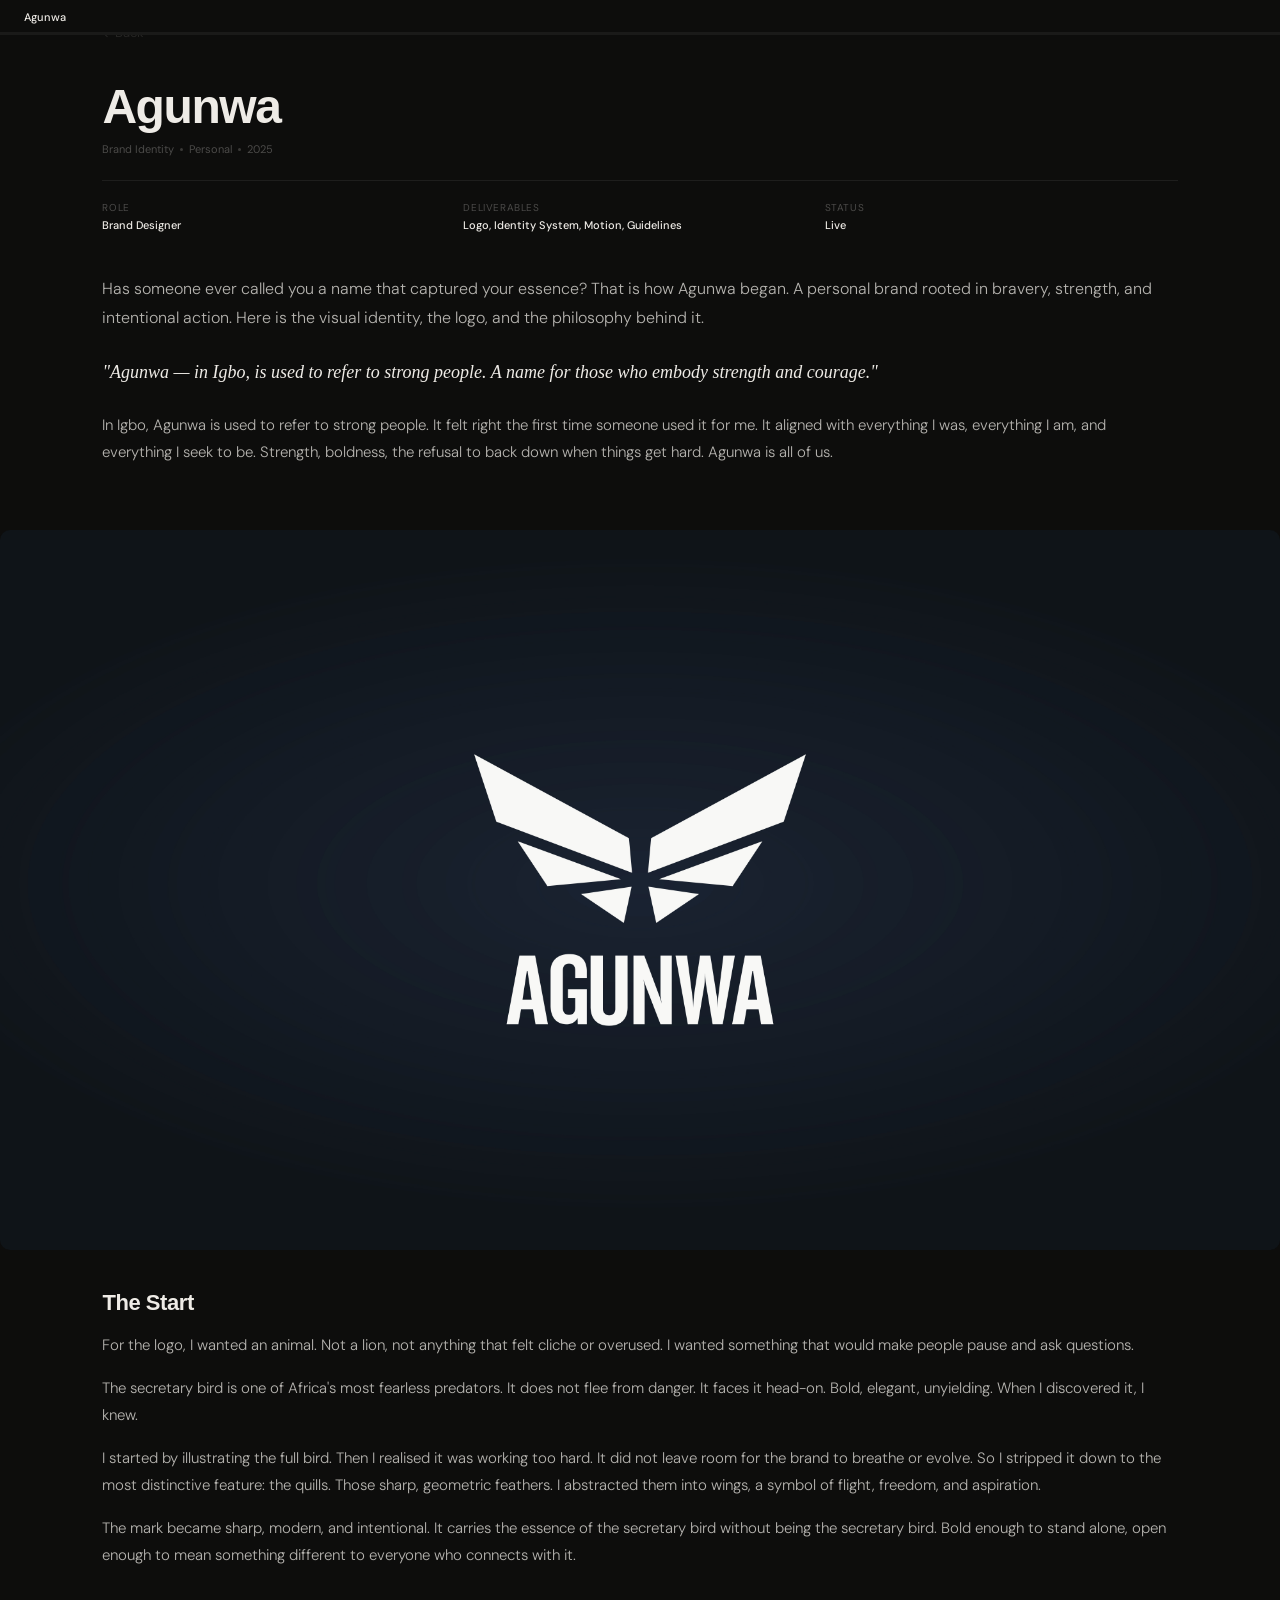
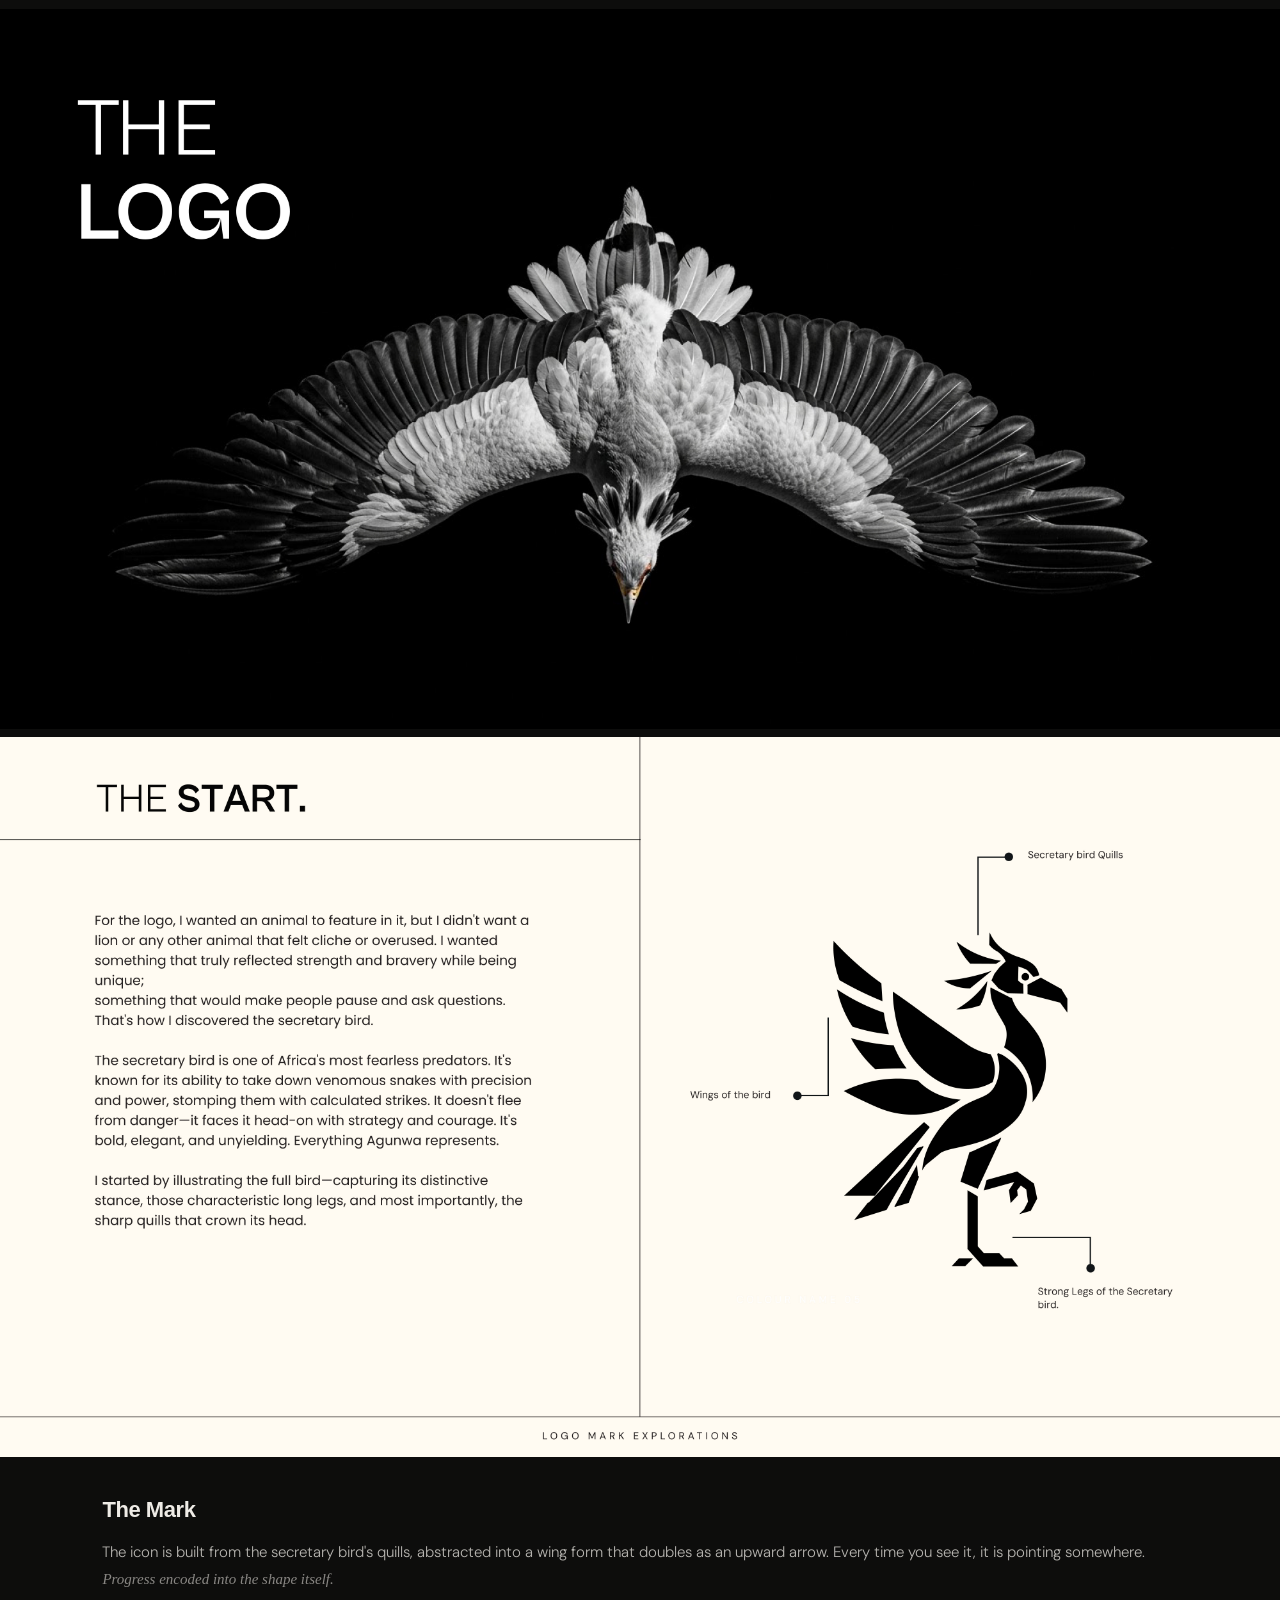
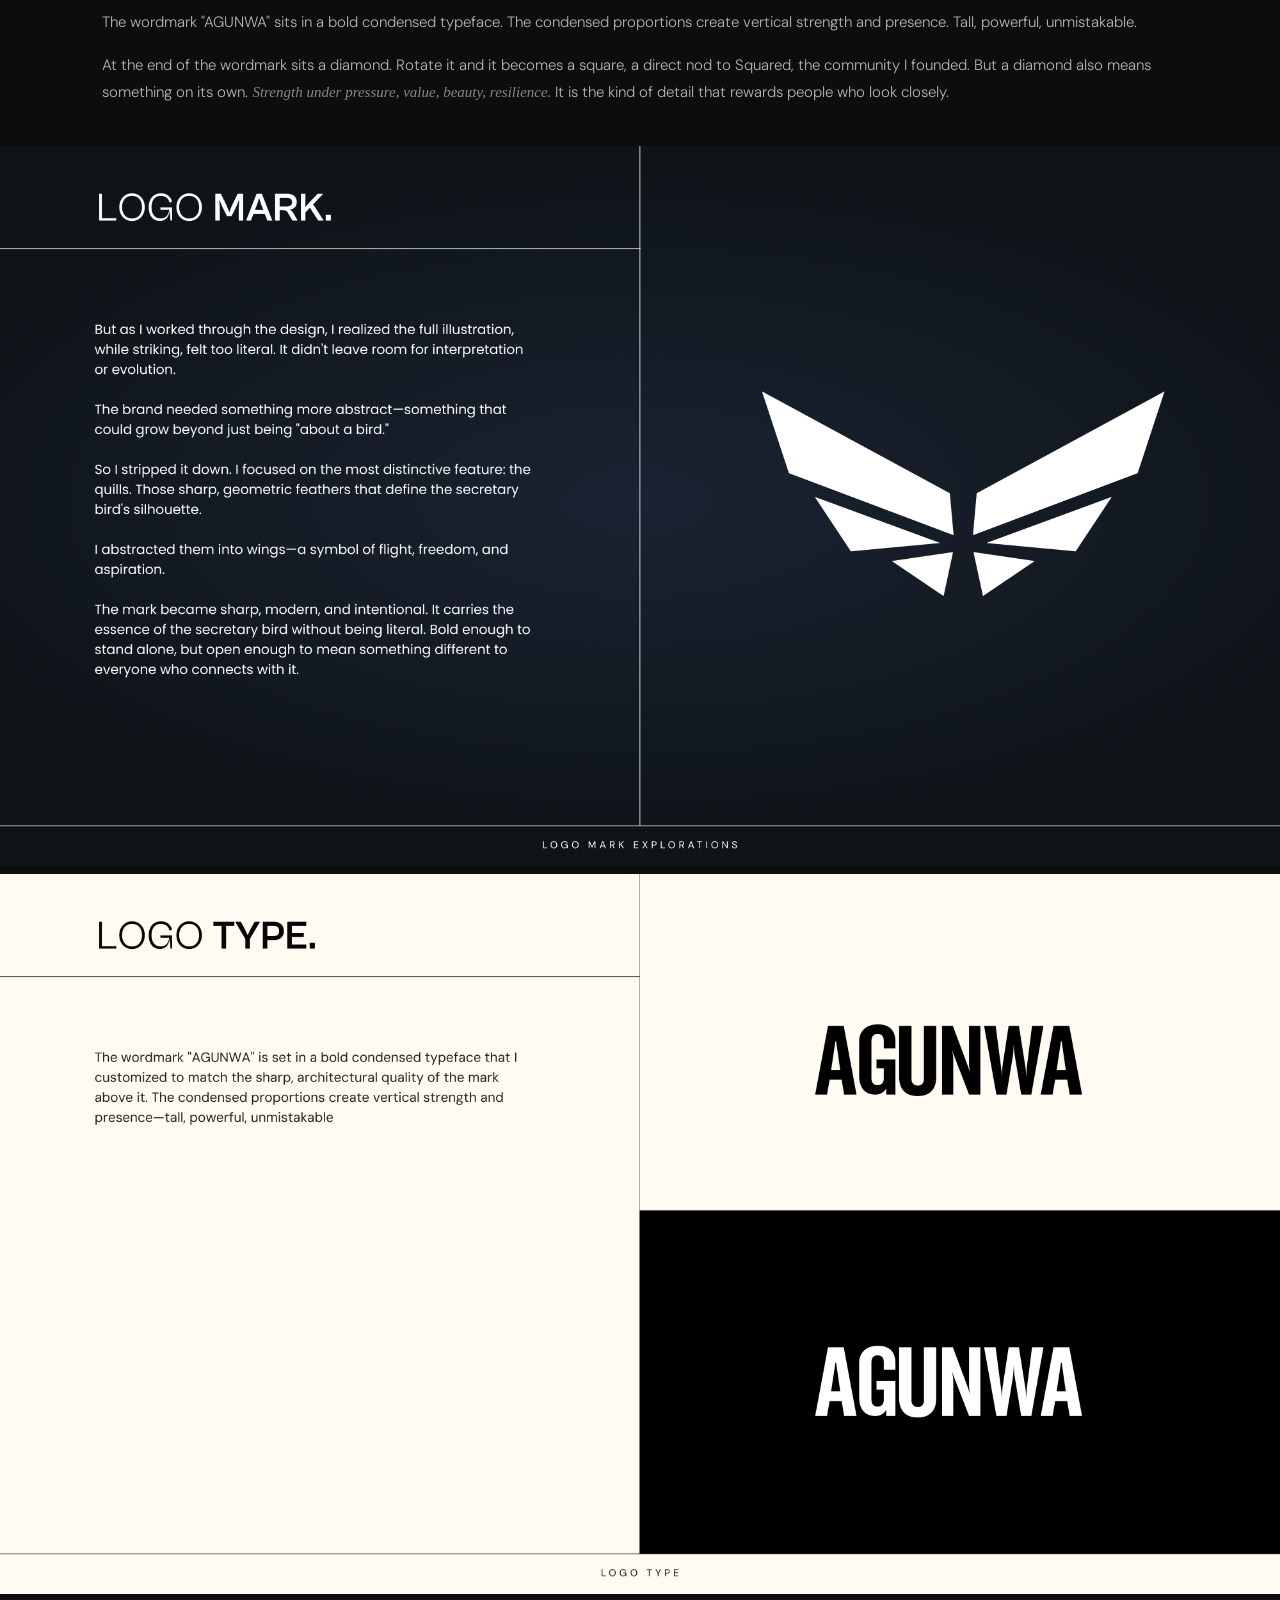
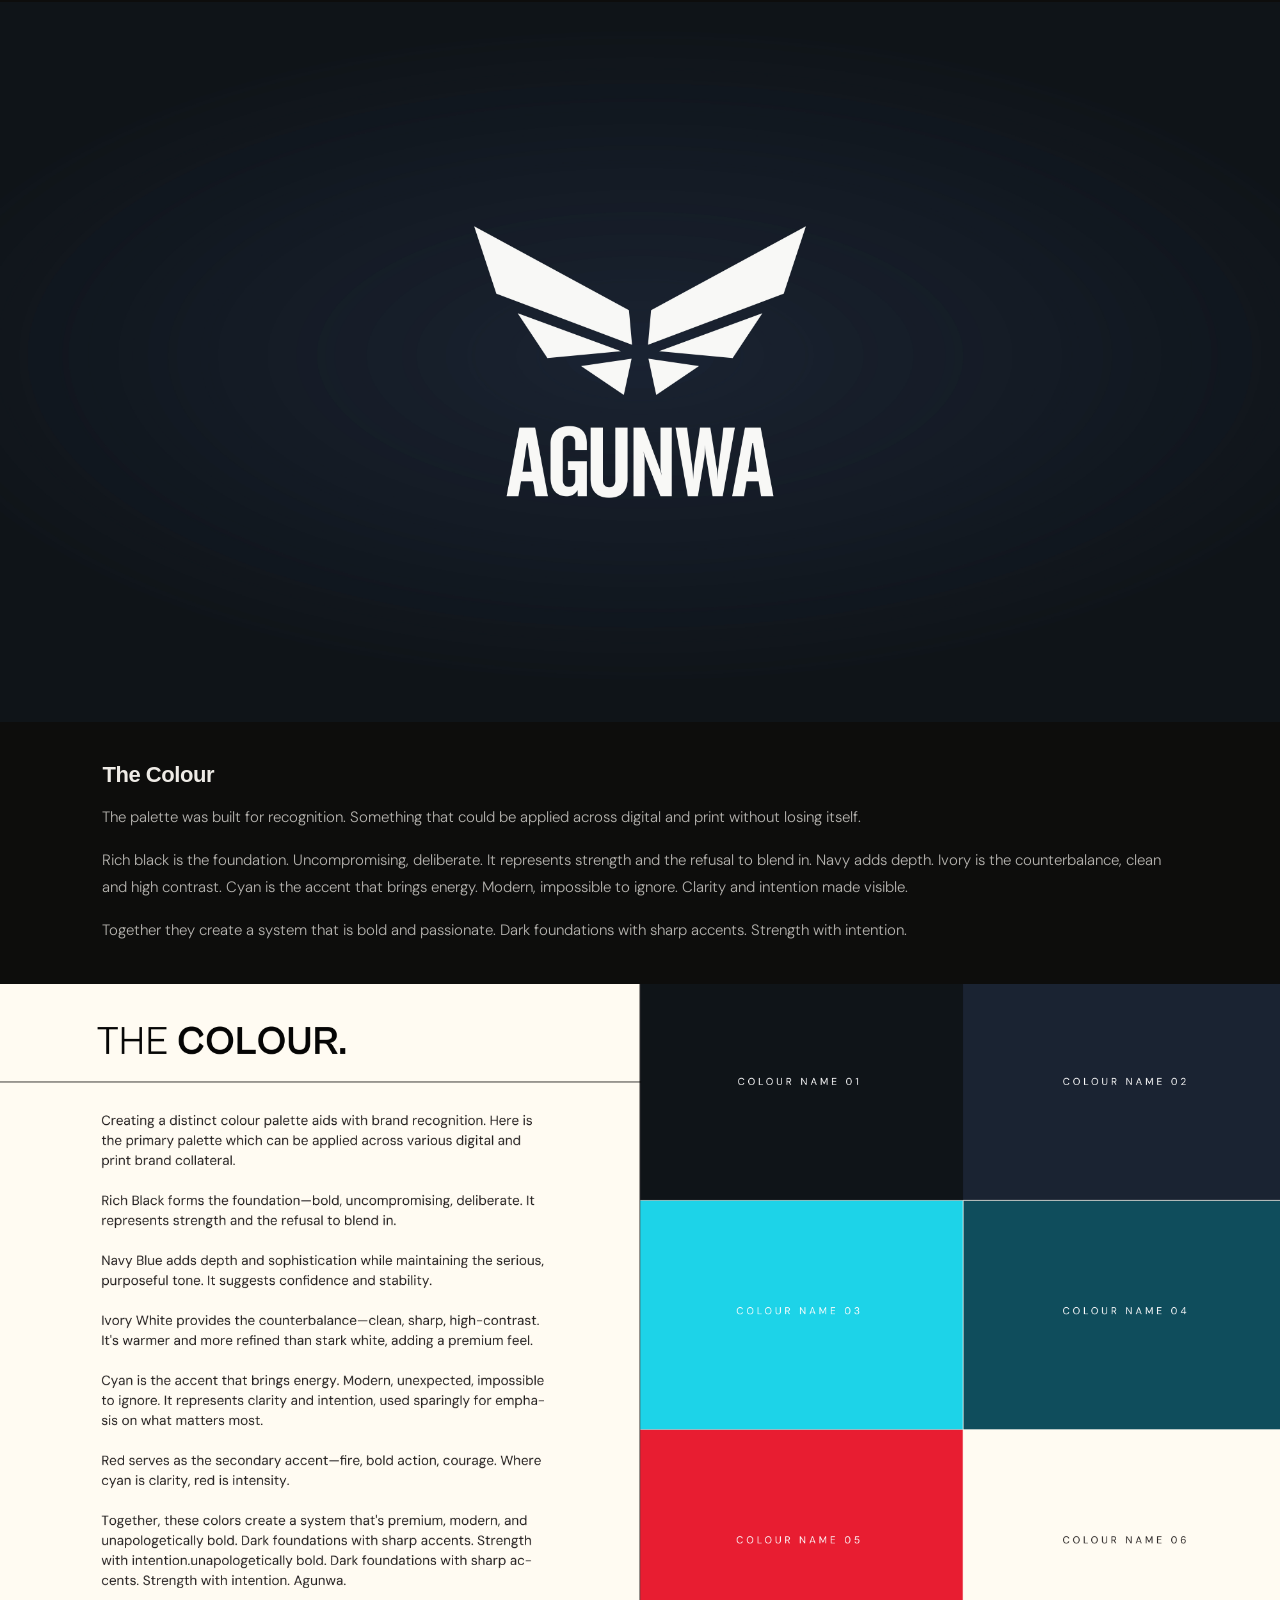
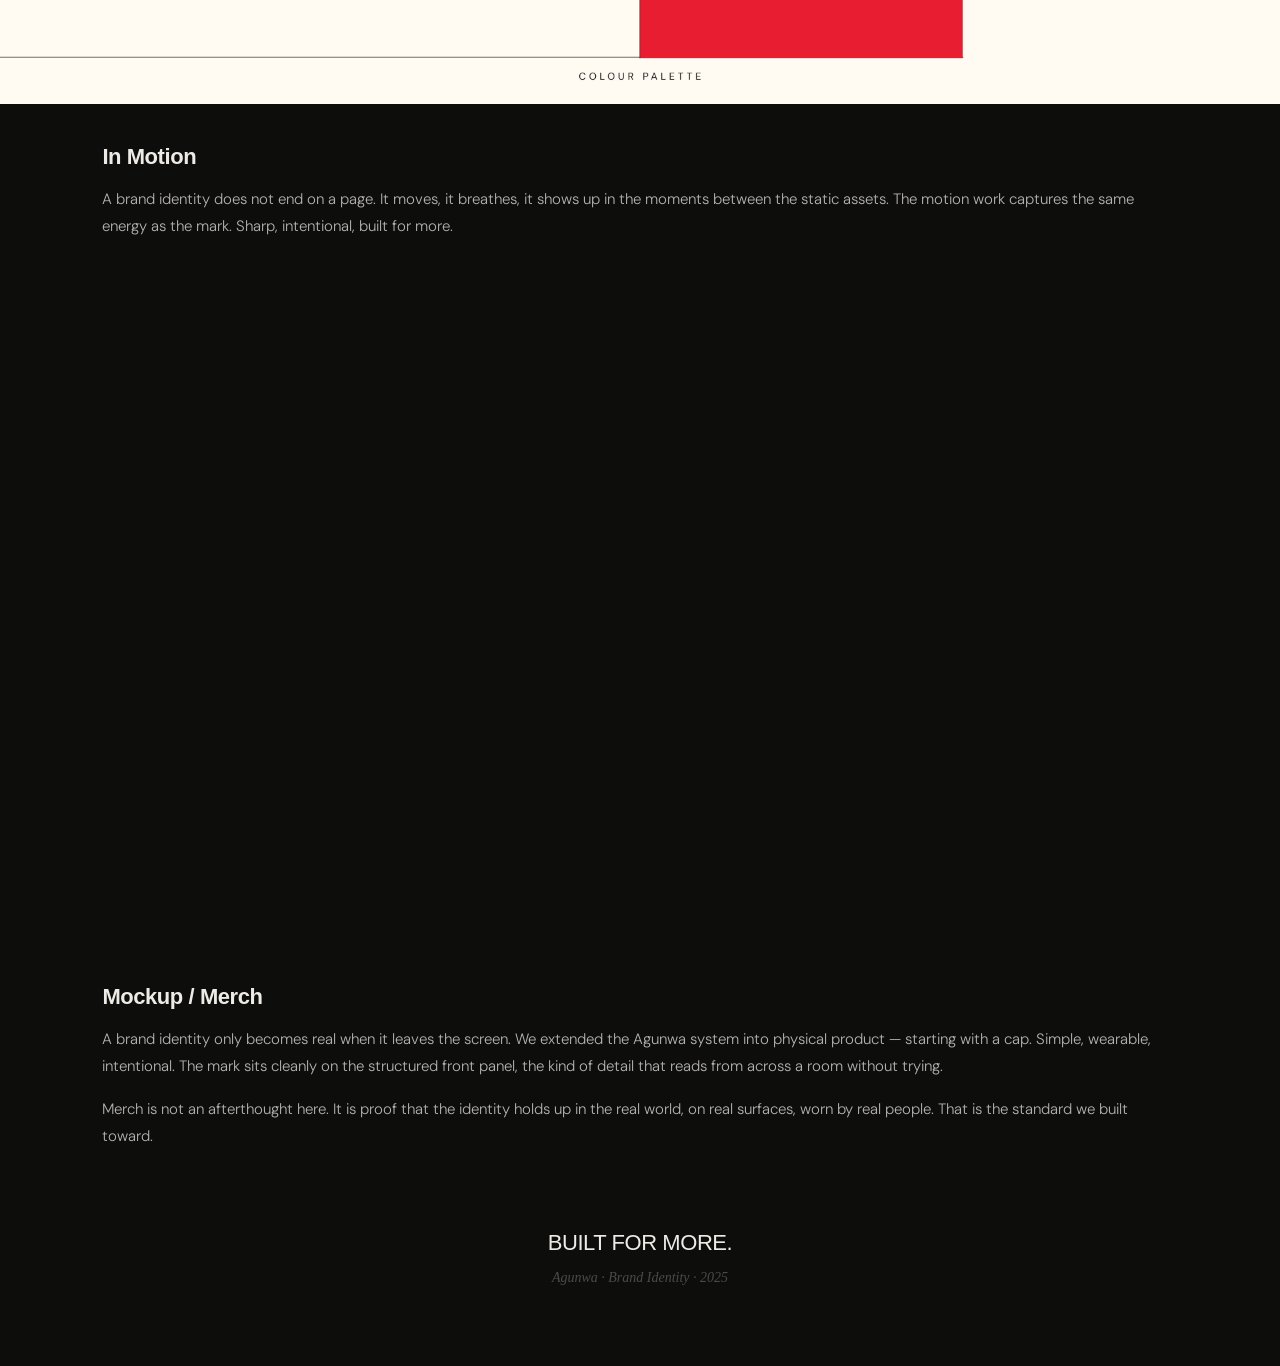
<file: projects/agunwa.html>
<!DOCTYPE html>
<html lang="en">
<head>
  <meta charset="UTF-8" />
  <meta name="viewport" content="width=device-width, initial-scale=1.0" />
  <title>Agunwa — Brand Identity · Agunwa</title>

  <!-- Fonts -->
  <link rel="preconnect" href="https://fonts.googleapis.com" />
  <link rel="preconnect" href="https://fonts.gstatic.com" crossorigin />
  <link href="https://fonts.googleapis.com/css2?family=DM+Sans:ital,opsz,wght@0,9..40,300;0,9..40,400;0,9..40,500;1,9..40,300&display=swap" rel="stylesheet" />
  <link href="https://api.fontshare.com/v2/css?f[]=cabinet-grotesk@700,800&display=swap" rel="stylesheet" />

  <style>
    /* ── Progress bar + section label ───────────────── */
    .progress-wrap {
      position: fixed;
      top: 0;
      left: 0;
      right: 0;
      z-index: 100;
      background: #0D0D0C;
      border-bottom: 1px solid rgba(238,235,230,0.06);
      padding: 10px 24px 0;
      pointer-events: none;
    }

    .progress-section-label {
      font-size: 11px;
      color: #eeebe6;
      font-family: 'DM Sans', sans-serif;
      font-weight: 500;
      letter-spacing: 0.02em;
      padding-bottom: 10px;
    }

    .progress-track {
      position: absolute;
      bottom: 0;
      left: 0;
      right: 0;
      height: 2px;
      background: rgba(238,235,230,0.06);
    }

    .read-progress {
      height: 100%;
      width: 0%;
      background: #eeebe6;
      transition: width 80ms linear;
    }

    /* ── Reset ─────────────────────────────────────── */
    *, *::before, *::after { box-sizing: border-box; margin: 0; padding: 0; }

    html {
      font-size: 16px;
      -webkit-text-size-adjust: 100%;
      overflow-x: hidden;
    }

    body {
      background: #0D0D0C;
      color: #eeebe6;
      font-family: 'DM Sans', sans-serif;
      overflow-x: hidden;
      opacity: 0;
      animation: fadeIn 400ms ease 50ms forwards;
    }

    @keyframes fadeIn { to { opacity: 1; } }

    a { color: inherit; text-decoration: none; }

    img { display: block; width: 100%; }

    /* ── Page wrap ──────────────────────────────────── */
    .page-wrap {
      overflow-x: hidden;
      width: 100%;
      max-width: 480px;
      margin: 0 auto;
    }

    /* ── Back link ──────────────────────────────────── */
    .back-link {
      display: inline-flex;
      align-items: center;
      gap: 6px;
      font-size: 13px;
      color: rgba(238,235,230,0.28);
      text-decoration: none;
      margin: 24px 24px 0;
      opacity: 0.4;
      transition: opacity 150ms ease;
    }
    .back-link:hover { opacity: 1; }

    /* ── Project header ─────────────────────────────── */
    .project-header {
      padding: 40px 24px 0;
    }

    .project-title {
      font-family: 'Cabinet Grotesk', sans-serif;
      font-weight: 800;
      font-size: 48px;
      color: #eeebe6;
      line-height: 1.05;
      letter-spacing: -0.03em;
    }

    .project-tags {
      display: flex;
      align-items: center;
      gap: 6px;
      margin-top: 10px;
    }

    .project-tags span {
      font-size: 11px;
      color: rgba(238,235,230,0.28);
      font-weight: 400;
    }

    .project-tags .dot {
      width: 3px;
      height: 3px;
      border-radius: 50%;
      background: rgba(238,235,230,0.2);
      flex-shrink: 0;
    }

    .project-details {
      display: grid;
      grid-template-columns: repeat(3, 1fr);
      gap: 12px 8px;
      margin-top: 24px;
      padding-top: 20px;
      border-top: 0.5px solid rgba(238,235,230,0.08);
    }

    .detail-label {
      font-size: 10px;
      color: rgba(238,235,230,0.28);
      text-transform: uppercase;
      letter-spacing: 0.06em;
      font-weight: 400;
      margin-bottom: 4px;
    }

    .detail-value {
      font-size: 11px;
      color: #eeebe6;
      font-weight: 500;
      line-height: 1.4;
    }

    /* ── Section block ──────────────────────────────── */
    .section-block {
      padding: 40px 24px;
    }

    .section-heading {
      font-family: 'Cabinet Grotesk', sans-serif;
      font-weight: 800;
      font-size: 22px;
      color: #eeebe6;
      letter-spacing: -0.02em;
      margin-bottom: 16px;
    }

    .section-body p {
      font-size: 15px;
      line-height: 1.8;
      color: rgba(238,235,230,0.75);
      font-weight: 300;
    }

    .section-body p + p {
      margin-top: 16px;
    }

    /* Opening statement — slightly larger */
    .section-body .opening-statement {
      font-size: 16px;
      line-height: 1.85;
      color: rgba(238,235,230,0.75);
      font-weight: 300;
    }

    /* Opening quote — Times New Roman italic, own line */
    .section-body .opening-quote {
      font-family: 'Times New Roman', Times, serif;
      font-style: italic;
      font-size: 18px;
      line-height: 1.7;
      color: #eeebe6;
      margin: 24px 0;
      display: block;
    }

    /* Inline italic accent */
    .section-body em {
      font-family: 'Times New Roman', Times, serif;
      font-style: italic;
      color: rgba(238,235,230,0.55);
    }

    /* ── Full-width image ───────────────────────────── */
    .full-img {
      margin: 0 24px;
      overflow: hidden;
    }

    .full-img img {
      width: 100%;
      height: auto;
      display: block;
    }

    .full-img + .full-img {
      margin-top: 8px;
    }

    /* ── Image grid ─────────────────────────────────── */
    .img-grid {
      padding: 0 24px;
      display: grid;
      grid-template-columns: 1fr 1fr;
      gap: 8px;
    }

    .img-grid img {
      width: 100%;
      aspect-ratio: 4 / 3;
      object-fit: cover;
      display: block;
      border-radius: 8px;
    }

    /* ── Motion video ───────────────────────────────── */
    .motion-video-wrap {
      padding: 0 24px;
      margin-top: 24px;
    }

    .motion-video {
      width: 100%;
      border-radius: 10px;
      display: block;
    }

    /* ── Closing ────────────────────────────────────── */
    .closing {
      padding: 40px 24px 80px;
      text-align: center;
    }

    .closing-quote {
      font-family: 'Cabinet Grotesk', sans-serif;
      font-weight: 500;
      font-size: 22px;
      color: #eeebe6;
      letter-spacing: -0.02em;
      line-height: 1.2;
      text-transform: uppercase;
    }

    .closing-meta {
      margin-top: 14px;
      font-family: 'Times New Roman', Times, serif;
      font-style: italic;
      font-size: 14px;
      color: rgba(238,235,230,0.28);
      font-weight: 400;
    }

    /* ── Desktop: full-width layout ─────────────────── */
    @media (min-width: 768px) {
      .page-wrap { max-width: none; }
      .back-link { margin: 24px 8% 0; }
      .project-header { padding: 40px 8% 0; }
      .section-block { padding: 40px 8%; }
      .full-img { margin: 0; }
      .img-grid { padding: 0; }
      .motion-video-wrap { padding: 0; }
      .closing { padding: 40px 8% 80px; }
    }
  </style>
</head>
<body>

  <div class="progress-wrap">
    <div class="progress-section-label" id="sectionLabel">Agunwa</div>
    <div class="progress-track">
      <div class="read-progress" id="readProgress"></div>
    </div>
  </div>

  <div class="page-wrap">

    <!-- Back -->
    <a href="/index.html" class="back-link">&#8592; Back</a>

    <!-- Project header -->
    <div class="project-header">
      <h1 class="project-title">Agunwa</h1>

      <div class="project-tags">
        <span>Brand Identity</span>
        <span class="dot"></span>
        <span>Personal</span>
        <span class="dot"></span>
        <span>2025</span>
      </div>

      <div class="project-details">
        <div class="detail-item">
          <div class="detail-label">Role</div>
          <div class="detail-value">Brand Designer</div>
        </div>
        <div class="detail-item">
          <div class="detail-label">Deliverables</div>
          <div class="detail-value">Logo, Identity System, Motion, Guidelines</div>
        </div>
        <div class="detail-item">
          <div class="detail-label">Status</div>
          <div class="detail-value">Live</div>
        </div>
      </div>
    </div>

    <!-- Opening -->
    <div class="section-block">
      <div class="section-body">
        <p class="opening-statement">Has someone ever called you a name that captured your essence? That is how Agunwa began. A personal brand rooted in bravery, strength, and intentional action. Here is the visual identity, the logo, and the philosophy behind it.</p>
        <span class="opening-quote">"Agunwa — in Igbo, is used to refer to strong people. A name for those who embody strength and courage."</span>
        <p>In Igbo, Agunwa is used to refer to strong people. It felt right the first time someone used it for me. It aligned with everything I was, everything I am, and everything I seek to be. Strength, boldness, the refusal to back down when things get hard. Agunwa is all of us.</p>
      </div>
    </div>

    <!-- Video 1 -->
    <div class="motion-video-wrap">
      <video
        src="/assets/agunwa/Agunwa third motion test all black.mp4"
        poster="/assets/agunwa/Agunwa Presentation v1-07.jpg"
        autoplay muted loop playsinline
        style="width: 100%; display: block; border-radius: 10px;"
      ></video>
    </div>

    <!-- The Start -->
    <div class="section-block">
      <h2 class="section-heading" id="s-start">The Start</h2>
      <div class="section-body">
        <p>For the logo, I wanted an animal. Not a lion, not anything that felt cliche or overused. I wanted something that would make people pause and ask questions.</p>
        <p>The secretary bird is one of Africa's most fearless predators. It does not flee from danger. It faces it head-on. Bold, elegant, unyielding. When I discovered it, I knew.</p>
        <p>I started by illustrating the full bird. Then I realised it was working too hard. It did not leave room for the brand to breathe or evolve. So I stripped it down to the most distinctive feature: the quills. Those sharp, geometric feathers. I abstracted them into wings, a symbol of flight, freedom, and aspiration.</p>
        <p>The mark became sharp, modern, and intentional. It carries the essence of the secretary bird without being the secretary bird. Bold enough to stand alone, open enough to mean something different to everyone who connects with it.</p>
      </div>
    </div>

    <!-- v1-03 + PAGE 11 stacked -->
    <div class="full-img">
      <img
        src="/assets/agunwa/Agunwa Presentation v1-03.jpg"
        alt="Agunwa brand mockup"
        loading="lazy"
      >
    </div>

    <div class="full-img" style="margin-top: 8px;">
      <img
        src="/assets/agunwa/Agunwa Presentation v1_PAGE 11.jpg"
        alt="Agunwa brand presentation page 11"
        loading="lazy"
      >
    </div>

    <!-- The Mark -->
    <div class="section-block">
      <h2 class="section-heading" id="s-mark">The Mark</h2>
      <div class="section-body">
        <p>The icon is built from the secretary bird's quills, abstracted into a wing form that doubles as an upward arrow. Every time you see it, it is pointing somewhere. <em>Progress encoded into the shape itself.</em></p>
        <p>The wordmark "AGUNWA" sits in a bold condensed typeface. The condensed proportions create vertical strength and presence. Tall, powerful, unmistakable.</p>
        <p>At the end of the wordmark sits a diamond. Rotate it and it becomes a square, a direct nod to Squared, the community I founded. But a diamond also means something on its own. <em>Strength under pressure, value, beauty, resilience.</em> It is the kind of detail that rewards people who look closely.</p>
      </div>
    </div>

    <!-- Mark images stacked -->
    <div class="full-img">
      <img
        src="/assets/agunwa/Agunwa Presentation v1_PAGE 11 copy.jpg"
        alt="Agunwa mark detail"
        loading="lazy"
      >
    </div>
    <div class="full-img" style="margin-top: 8px;">
      <img
        src="/assets/agunwa/Agunwa Presentation v1_PAGE 13.jpg"
        alt="Agunwa wordmark"
        loading="lazy"
      >
    </div>
    <div class="full-img" style="margin-top: 8px;">
      <img
        src="/assets/agunwa/Agunwa Presentation v1-07.jpg"
        alt="Agunwa brand presentation"
        loading="lazy"
      >
    </div>

    <!-- The Colour -->
    <div class="section-block">
      <h2 class="section-heading" id="s-colour">The Colour</h2>
      <div class="section-body">
        <p>The palette was built for recognition. Something that could be applied across digital and print without losing itself.</p>
        <p>Rich black is the foundation. Uncompromising, deliberate. It represents strength and the refusal to blend in. Navy adds depth. Ivory is the counterbalance, clean and high contrast. Cyan is the accent that brings energy. Modern, impossible to ignore. Clarity and intention made visible.</p>
        <p>Together they create a system that is bold and passionate. Dark foundations with sharp accents. Strength with intention.</p>
      </div>
    </div>

    <!-- Colour image -->
    <div class="full-img">
      <img
        src="/assets/agunwa/Agunwa Presentation v1_PAGE 7.jpg"
        alt="Agunwa colour palette"
        loading="lazy"
      >
    </div>

    <!-- In Motion -->
    <div class="section-block">
      <h2 class="section-heading" id="s-motion">In Motion</h2>
      <div class="section-body">
        <p>A brand identity does not end on a page. It moves, it breathes, it shows up in the moments between the static assets. The motion work captures the same energy as the mark. Sharp, intentional, built for more.</p>
      </div>
    </div>

    <!-- Motion video -->
    <div class="motion-video-wrap">
      <video
        class="motion-video"
        src="/assets/agunwa/Agunwa Second Motion.mp4"
        autoplay muted loop playsinline
      ></video>
    </div>

    <!-- Mockup / Merch -->
    <div class="section-block">
      <h2 class="section-heading" id="s-merch">Mockup / Merch</h2>
      <div class="section-body">
        <p>A brand identity only becomes real when it leaves the screen. We extended the Agunwa system into physical product — starting with a cap. Simple, wearable, intentional. The mark sits cleanly on the structured front panel, the kind of detail that reads from across a room without trying.</p>
        <p>Merch is not an afterthought here. It is proof that the identity holds up in the real world, on real surfaces, worn by real people. That is the standard we built toward.</p>
      </div>
    </div>

    <div class="full-img">
      <img
        src="/assets/agunwa/7228-01-cap-mockup v3.png"
        alt="Agunwa cap mockup"
        loading="lazy"
      >
    </div>

    <!-- Closing -->
    <div class="closing">
      <p class="closing-quote">Built for more.</p>
      <p class="closing-meta">Agunwa · Brand Identity · 2025</p>
    </div>

  </div>

  <script>
    // ── Progress bar ──────────────────────────────────
    const bar   = document.getElementById('readProgress');
    const label = document.getElementById('sectionLabel');

    function updateProgress() {
      const scrollable = document.body.scrollHeight - window.innerHeight;
      if (scrollable <= 0) return;
      bar.style.width = Math.min(100, (window.scrollY / scrollable) * 100) + '%';
    }
    window.addEventListener('scroll', updateProgress, { passive: true });
    updateProgress();

    // ── Section label via IntersectionObserver ────────
    const sectionMap = {
      's-start':  'The Start',
      's-mark':   'The Mark',
      's-colour': 'The Colour',
      's-motion': 'In Motion',
      's-merch':  'Mockup / Merch'
    };

    const headings = document.querySelectorAll(
      '#s-start, #s-mark, #s-colour, #s-motion, #s-merch'
    );

    const sectionObserver = new IntersectionObserver((entries) => {
      entries.forEach(entry => {
        if (entry.isIntersecting) {
          label.textContent = sectionMap[entry.target.id] || '';
        }
      });
    }, {
      rootMargin: '-10% 0px -70% 0px',
      threshold: 0
    });

    headings.forEach(h => sectionObserver.observe(h));
  </script>

</body>
</html>
</file>
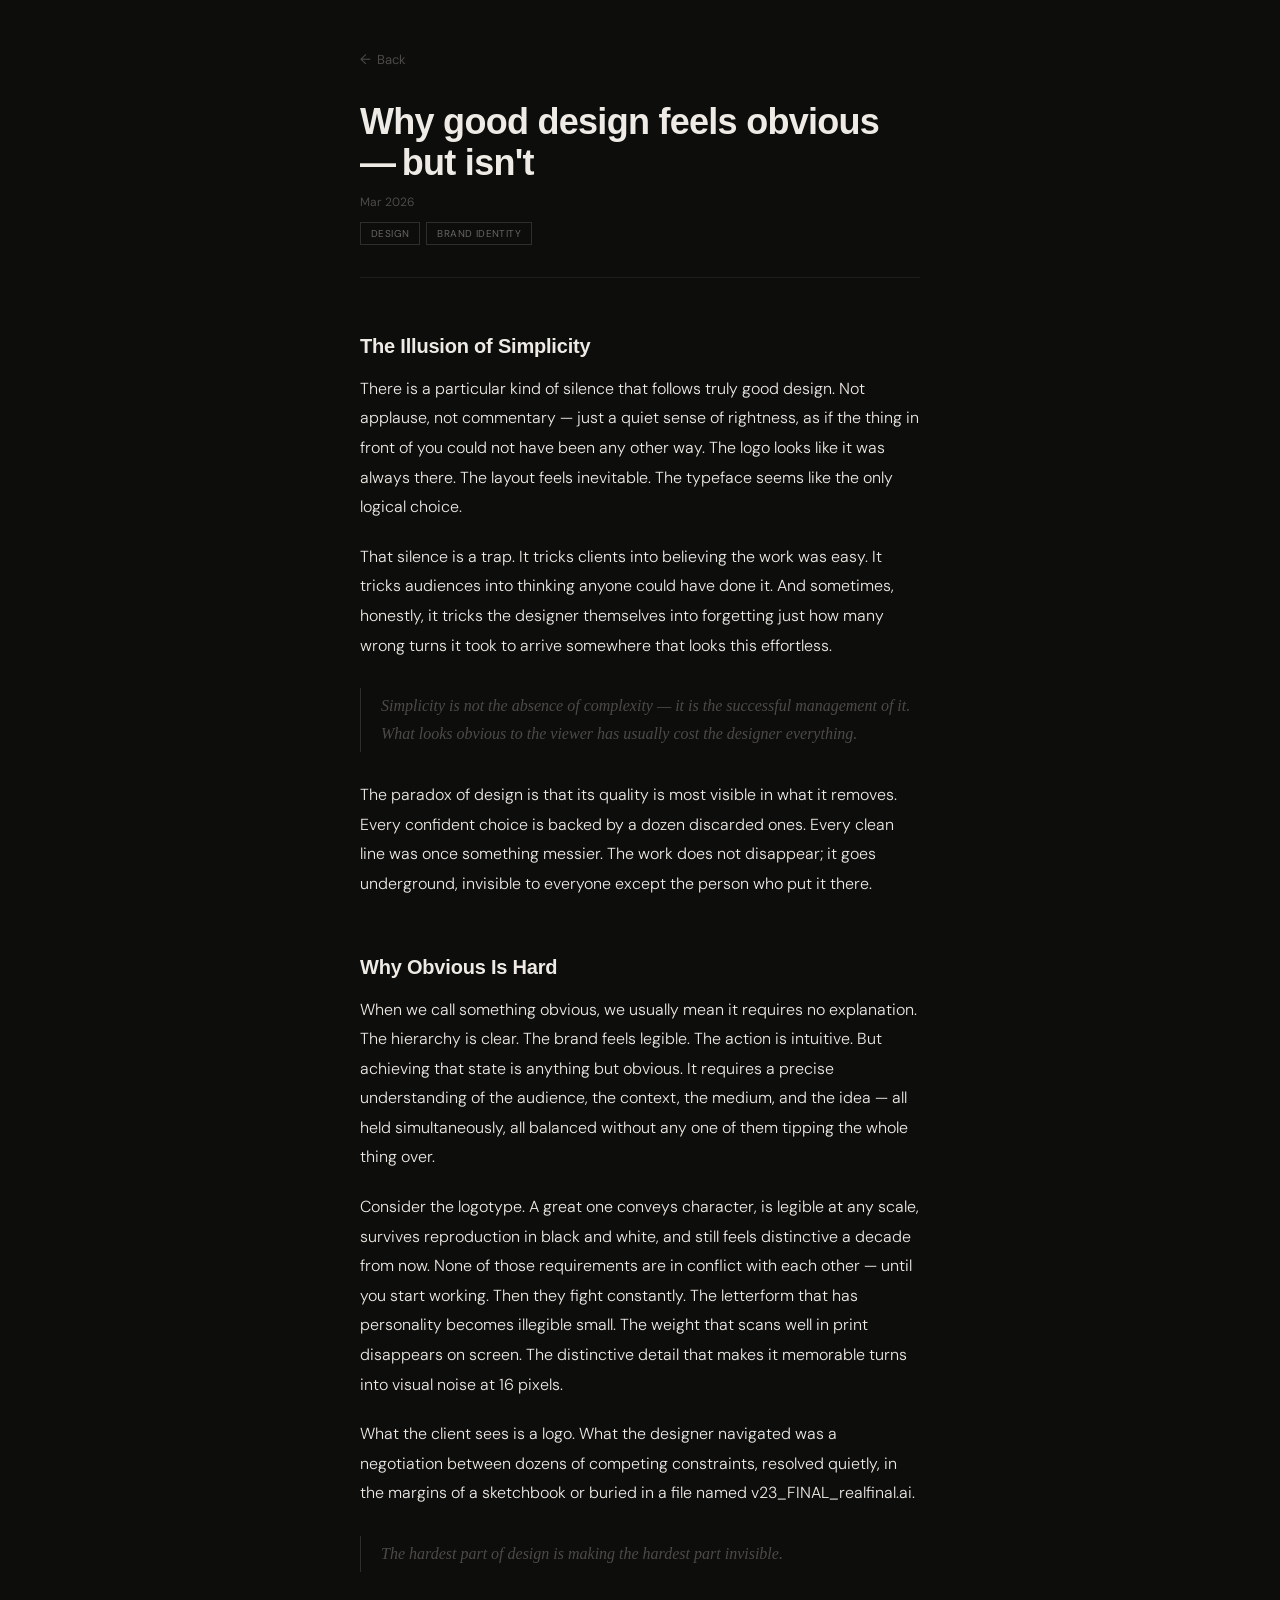
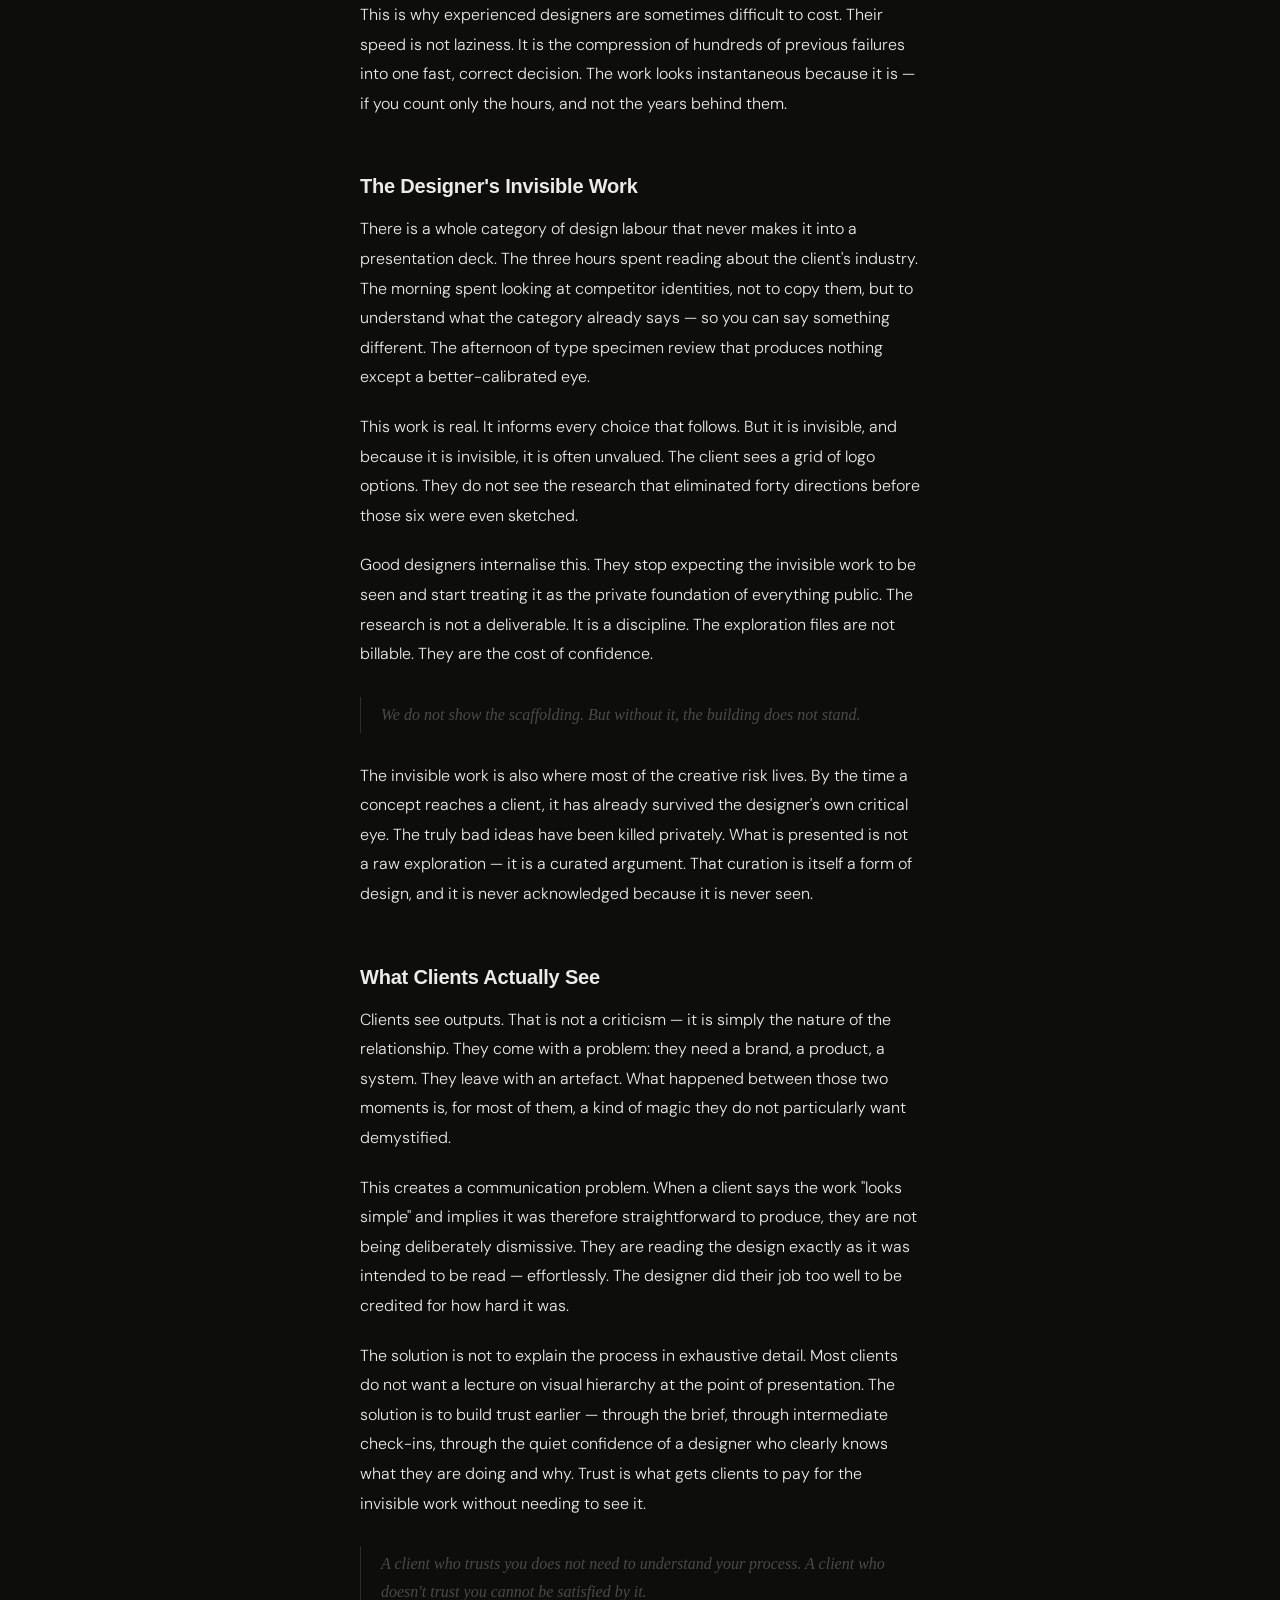
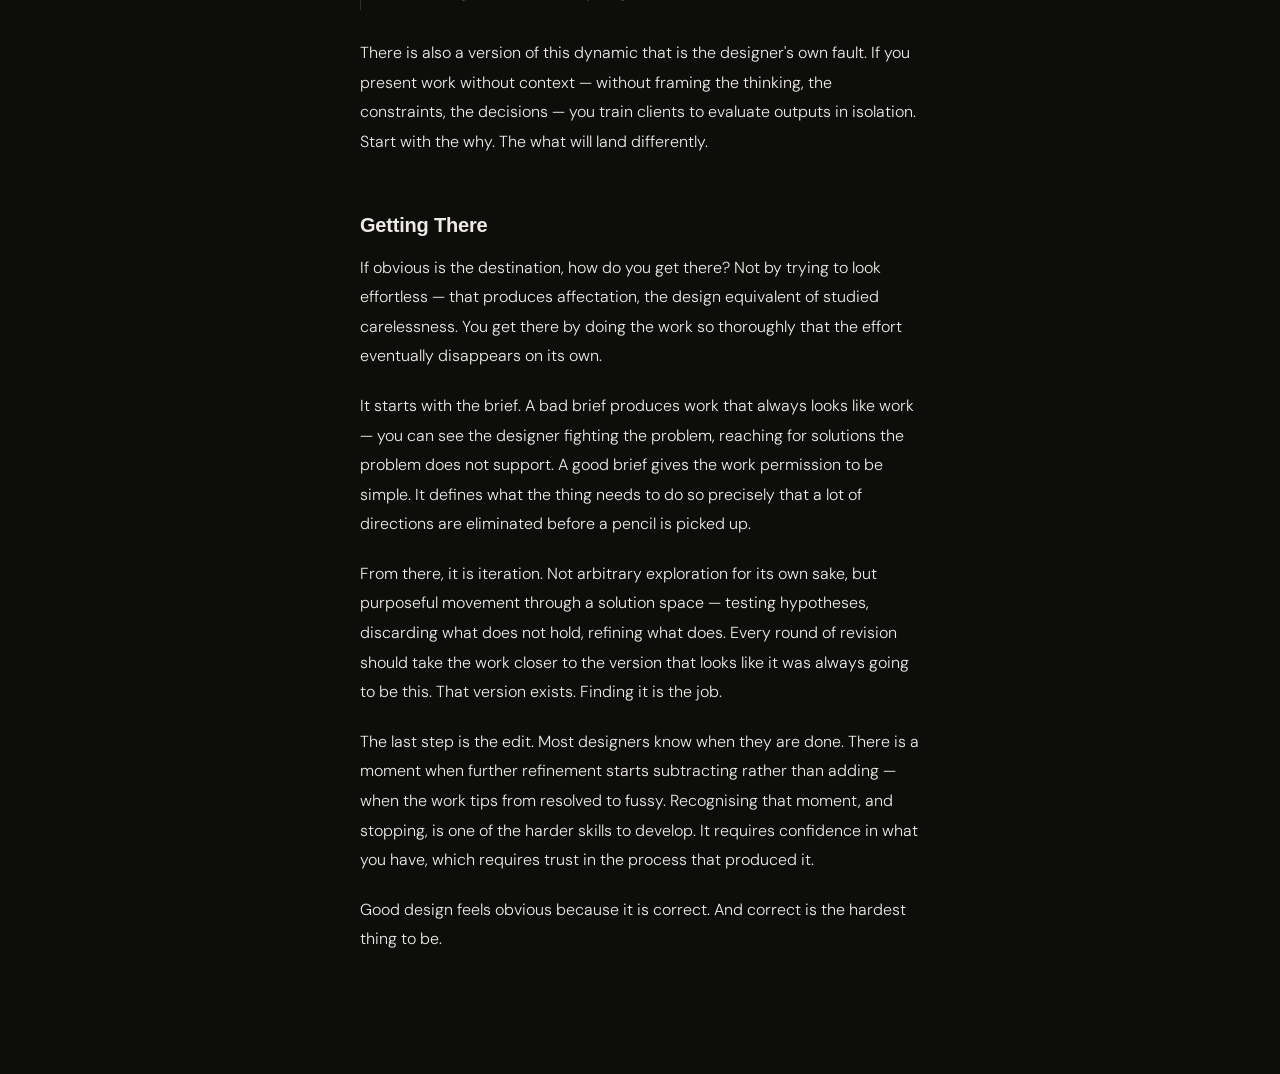
<file: thoughts/article.html>
<!DOCTYPE html>
<html lang="en">
<head>
  <meta charset="UTF-8" />
  <meta name="viewport" content="width=device-width, initial-scale=1.0" />
  <title>Why good design feels obvious — but isn't · Agunwa</title>

  <!-- Fonts -->
  <link rel="preconnect" href="https://fonts.googleapis.com" />
  <link rel="preconnect" href="https://fonts.gstatic.com" crossorigin />
  <link href="https://fonts.googleapis.com/css2?family=DM+Sans:ital,opsz,wght@0,9..40,300;0,9..40,400;0,9..40,500;1,9..40,300&display=swap" rel="stylesheet" />
  <link href="https://api.fontshare.com/v2/css?f[]=cabinet-grotesk@700,800&display=swap" rel="stylesheet" />

  <style>
    /* ── Reset ─────────────────────────────────────── */
    *, *::before, *::after { box-sizing: border-box; margin: 0; padding: 0; }

    html {
      font-size: 16px;
      -webkit-text-size-adjust: 100%;
      scroll-behavior: smooth;
      overflow-x: hidden;
    }

    body {
      background: #0D0D0C;
      color: #eeebe6;
      font-family: 'DM Sans', sans-serif;
      overflow-x: hidden;
      opacity: 0;
      animation: fadeIn 400ms ease 50ms forwards;
    }

    @keyframes fadeIn {
      to { opacity: 1; }
    }

    a { color: inherit; text-decoration: none; }

    /* ── Mobile sticky header ───────────────────────── */
    .mobile-header {
      display: none;
      position: fixed;
      top: 0; left: 0; right: 0;
      z-index: 100;
      background: #0D0D0C;
      border-bottom: 1px solid rgba(238,235,230,0.06);
      padding: 10px 24px 0;
    }

    .mobile-header-section {
      font-size: 11px;
      color: #eeebe6;
      font-family: 'DM Sans', sans-serif;
      font-weight: 500;
      letter-spacing: 0.02em;
      padding-bottom: 10px;
    }

    .mobile-progress-track {
      position: absolute;
      bottom: 0; left: 0; right: 0;
      height: 2px;
      background: rgba(238,235,230,0.06);
    }

    .mobile-progress-fill {
      height: 100%;
      width: 0%;
      background: #eeebe6;
      transition: width 80ms linear;
    }

    /* ── Page shell ─────────────────────────────────── */
    .page-wrap {
      overflow-x: hidden;
      width: 100%;
    }

    .article-shell {
      max-width: 640px;
      margin: 0 auto;
      padding: 48px 40px 120px;
    }

    /* ── Article column ──────────────────────────────── */
    .article-col {
      width: 100%;
      max-width: 640px;
      min-width: 0;
    }

    /* Back link */
    .back-link {
      display: inline-flex;
      align-items: center;
      gap: 6px;
      font-size: 13px;
      color: rgba(238,235,230,0.28);
      text-decoration: none;
      transition: color 150ms ease;
    }
    .back-link:hover { color: #eeebe6; }
    .back-link span { font-size: 14px; }

    /* Title */
    .article-title {
      font-family: 'Cabinet Grotesk', sans-serif;
      font-weight: 800;
      font-size: 36px;
      color: #eeebe6;
      line-height: 1.15;
      margin-top: 32px;
      letter-spacing: -0.02em;
    }

    /* Date */
    .article-date {
      font-size: 12px;
      color: rgba(238,235,230,0.28);
      margin-top: 10px;
      font-weight: 400;
    }

    /* Tags */
    .article-tags {
      display: flex;
      flex-wrap: wrap;
      gap: 6px;
      margin-top: 12px;
    }

    .tag-pill {
      font-size: 10px;
      color: rgba(238,235,230,0.4);
      border: 0.5px solid rgba(238,235,230,0.15);
      padding: 4px 10px;
      border-radius: 0;
      font-weight: 400;
      letter-spacing: 0.04em;
      text-transform: uppercase;
    }

    /* Divider after meta */
    .article-divider {
      width: 100%;
      height: 1px;
      background: rgba(238,235,230,0.08);
      margin-top: 32px;
    }

    /* ── Body prose ──────────────────────────────────── */
    .article-body {
      margin-top: 40px;
    }

    .article-body p {
      font-size: 16px;
      line-height: 1.85;
      color: #eeebe6;
      font-weight: 300;
    }

    .article-body p + p {
      margin-top: 20px;
    }

    .article-body h2 {
      font-family: 'Cabinet Grotesk', sans-serif;
      font-weight: 700;
      font-size: 20px;
      color: #eeebe6;
      margin-top: 56px;
      margin-bottom: 16px;
      letter-spacing: -0.01em;
      line-height: 1.2;
    }

    .article-body blockquote {
      border-left: 1.5px solid rgba(238,235,230,0.15);
      padding: 4px 0 4px 20px;
      margin: 28px 0;
    }

    .article-body blockquote p {
      font-family: 'Times New Roman', Times, serif;
      font-style: italic;
      color: rgba(238,235,230,0.28);
      font-size: 16px;
      line-height: 1.75;
    }

    .article-body a {
      color: #eeebe6;
      text-decoration: none;
      border-bottom: 1px solid transparent;
      transition: border-color 150ms ease;
    }

    .article-body a:hover {
      border-bottom-color: rgba(238,235,230,0.4);
    }

    /* ── Responsive — mobile ─────────────────────────── */
    @media (max-width: 720px) {
      .mobile-header { display: block; }

      .article-shell {
        padding: 72px 24px 80px;
        display: block;
      }

      .article-col {
        padding-left: 0;
        max-width: 100%;
      }

      .article-title {
        font-size: 28px;
      }
    }

    @media (max-width: 480px) {
      .article-title { font-size: 24px; }
    }
  </style>
</head>
<body>

  <!-- Mobile sticky header -->
  <div class="mobile-header" id="mobileHeader">
    <div class="mobile-header-section" id="mobileSection">The Illusion of Simplicity</div>
    <div class="mobile-progress-track">
      <div class="mobile-progress-fill" id="progressFill"></div>
    </div>
  </div>

  <div class="page-wrap">
    <div class="article-shell">

      <!-- Article -->
      <main class="article-col">

        <a href="/index.html" class="back-link">
          <span>&#8592;</span> Back
        </a>

        <h1 class="article-title">Why good design feels obvious&thinsp;—&thinsp;but&nbsp;isn't</h1>
        <p class="article-date">Mar 2026</p>

        <div class="article-tags">
          <span class="tag-pill">Design</span>
          <span class="tag-pill">Brand Identity</span>
        </div>

        <div class="article-divider"></div>

        <div class="article-body">

          <!-- Section 1 -->
          <h2 id="illusion">The Illusion of Simplicity</h2>

          <p>There is a particular kind of silence that follows truly good design. Not applause, not commentary — just a quiet sense of rightness, as if the thing in front of you could not have been any other way. The logo looks like it was always there. The layout feels inevitable. The typeface seems like the only logical choice.</p>

          <p>That silence is a trap. It tricks clients into believing the work was easy. It tricks audiences into thinking anyone could have done it. And sometimes, honestly, it tricks the designer themselves into forgetting just how many wrong turns it took to arrive somewhere that looks this effortless.</p>

          <blockquote>
            <p>Simplicity is not the absence of complexity — it is the successful management of it. What looks obvious to the viewer has usually cost the designer everything.</p>
          </blockquote>

          <p>The paradox of design is that its quality is most visible in what it removes. Every confident choice is backed by a dozen discarded ones. Every clean line was once something messier. The work does not disappear; it goes underground, invisible to everyone except the person who put it there.</p>

          <!-- Section 2 -->
          <h2 id="obvious">Why Obvious Is Hard</h2>

          <p>When we call something obvious, we usually mean it requires no explanation. The hierarchy is clear. The brand feels legible. The action is intuitive. But achieving that state is anything but obvious. It requires a precise understanding of the audience, the context, the medium, and the idea — all held simultaneously, all balanced without any one of them tipping the whole thing over.</p>

          <p>Consider the logotype. A great one conveys character, is legible at any scale, survives reproduction in black and white, and still feels distinctive a decade from now. None of those requirements are in conflict with each other — until you start working. Then they fight constantly. The letterform that has personality becomes illegible small. The weight that scans well in print disappears on screen. The distinctive detail that makes it memorable turns into visual noise at 16 pixels.</p>

          <p>What the client sees is a logo. What the designer navigated was a negotiation between dozens of competing constraints, resolved quietly, in the margins of a sketchbook or buried in a file named <a href="#">v23_FINAL_realfinal.ai</a>.</p>

          <blockquote>
            <p>The hardest part of design is making the hardest part invisible.</p>
          </blockquote>

          <p>This is why experienced designers are sometimes difficult to cost. Their speed is not laziness. It is the compression of hundreds of previous failures into one fast, correct decision. The work looks instantaneous because it is — if you count only the hours, and not the years behind them.</p>

          <!-- Section 3 -->
          <h2 id="invisible">The Designer's Invisible Work</h2>

          <p>There is a whole category of design labour that never makes it into a presentation deck. The three hours spent reading about the client's industry. The morning spent looking at competitor identities, not to copy them, but to understand what the category already says — so you can say something different. The afternoon of type specimen review that produces nothing except a better-calibrated eye.</p>

          <p>This work is real. It informs every choice that follows. But it is invisible, and because it is invisible, it is often unvalued. The client sees a grid of logo options. They do not see the research that eliminated forty directions before those six were even sketched.</p>

          <p>Good designers internalise this. They stop expecting the invisible work to be seen and start treating it as the private foundation of everything public. The research is not a deliverable. It is a discipline. The exploration files are not billable. They are the cost of confidence.</p>

          <blockquote>
            <p>We do not show the scaffolding. But without it, the building does not stand.</p>
          </blockquote>

          <p>The invisible work is also where most of the creative risk lives. By the time a concept reaches a client, it has already survived the designer's own critical eye. The truly bad ideas have been killed privately. What is presented is not a raw exploration — it is a curated argument. That curation is itself a form of design, and it is never acknowledged because it is never seen.</p>

          <!-- Section 4 -->
          <h2 id="clients">What Clients Actually See</h2>

          <p>Clients see outputs. That is not a criticism — it is simply the nature of the relationship. They come with a problem: they need a brand, a product, a system. They leave with an artefact. What happened between those two moments is, for most of them, a kind of magic they do not particularly want demystified.</p>

          <p>This creates a communication problem. When a client says the work "looks simple" and implies it was therefore straightforward to produce, they are not being deliberately dismissive. They are reading the design exactly as it was intended to be read — effortlessly. The designer did their job too well to be credited for how hard it was.</p>

          <p>The solution is not to explain the process in exhaustive detail. Most clients do not want a lecture on visual hierarchy at the point of presentation. The solution is to build trust earlier — through the brief, through intermediate check-ins, through the quiet confidence of a designer who clearly knows what they are doing and why. Trust is what gets clients to pay for the invisible work without needing to see it.</p>

          <blockquote>
            <p>A client who trusts you does not need to understand your process. A client who doesn't trust you cannot be satisfied by it.</p>
          </blockquote>

          <p>There is also a version of this dynamic that is the designer's own fault. If you present work without context — without framing the thinking, the constraints, the decisions — you train clients to evaluate outputs in isolation. Start with the why. The what will land differently.</p>

          <!-- Section 5 -->
          <h2 id="getting-there">Getting There</h2>

          <p>If obvious is the destination, how do you get there? Not by trying to look effortless — that produces affectation, the design equivalent of studied carelessness. You get there by doing the work so thoroughly that the effort eventually disappears on its own.</p>

          <p>It starts with the brief. A bad brief produces work that always looks like work — you can see the designer fighting the problem, reaching for solutions the problem does not support. A good brief gives the work permission to be simple. It defines what the thing needs to do so precisely that a lot of directions are eliminated before a pencil is picked up.</p>

          <p>From there, it is iteration. Not arbitrary exploration for its own sake, but purposeful movement through a solution space — testing hypotheses, discarding what does not hold, refining what does. Every round of revision should take the work closer to the version that looks like it was always going to be this. That version exists. Finding it is the job.</p>

          <p>The last step is the edit. Most designers know when they are done. There is a moment when further refinement starts subtracting rather than adding — when the work tips from resolved to fussy. Recognising that moment, and stopping, is one of the harder skills to develop. It requires confidence in what you have, which requires trust in the process that produced it.</p>

          <p>Good design feels obvious because it is correct. And correct is the hardest thing to be.</p>

        </div>
      </main>

    </div>
  </div>

  <script>
    // ── Sidebar IntersectionObserver ──────────────────
    const sections = document.querySelectorAll('.article-body h2[id]');
    const navLinks = document.querySelectorAll('.sidebar-nav a');

    function setActive(id) {
      navLinks.forEach(link => {
        const isActive = link.getAttribute('href') === '#' + id;
        link.classList.toggle('active', isActive);
      });
    }

    const observer = new IntersectionObserver((entries) => {
      entries.forEach(entry => {
        if (entry.isIntersecting) {
          setActive(entry.target.id);
          updateMobileSection(entry.target.id);
        }
      });
    }, {
      rootMargin: '-10% 0px -70% 0px',
      threshold: 0
    });

    sections.forEach(section => observer.observe(section));

    // ── Smooth scroll on sidebar click ───────────────
    navLinks.forEach(link => {
      link.addEventListener('click', e => {
        e.preventDefault();
        const target = document.querySelector(link.getAttribute('href'));
        if (target) {
          target.scrollIntoView({ behavior: 'smooth', block: 'start' });
        }
      });
    });

    // ── Mobile: section name + progress bar ──────────
    const mobileSection = document.getElementById('mobileSection');
    const progressFill  = document.getElementById('progressFill');

    const sectionNames = {
      'illusion':      'The Illusion of Simplicity',
      'obvious':       'Why Obvious Is Hard',
      'invisible':     'The Designer\'s Invisible Work',
      'clients':       'What Clients Actually See',
      'getting-there': 'Getting There'
    };

    function updateMobileSection(id) {
      if (sectionNames[id]) {
        mobileSection.textContent = sectionNames[id];
      }
    }

    function updateProgress() {
      const scrollable = document.body.scrollHeight - window.innerHeight;
      if (scrollable <= 0) return;
      const pct = Math.min(100, (window.scrollY / scrollable) * 100);
      progressFill.style.width = pct + '%';
    }

    window.addEventListener('scroll', updateProgress, { passive: true });
    updateProgress();
  </script>

</body>
</html>
</file>
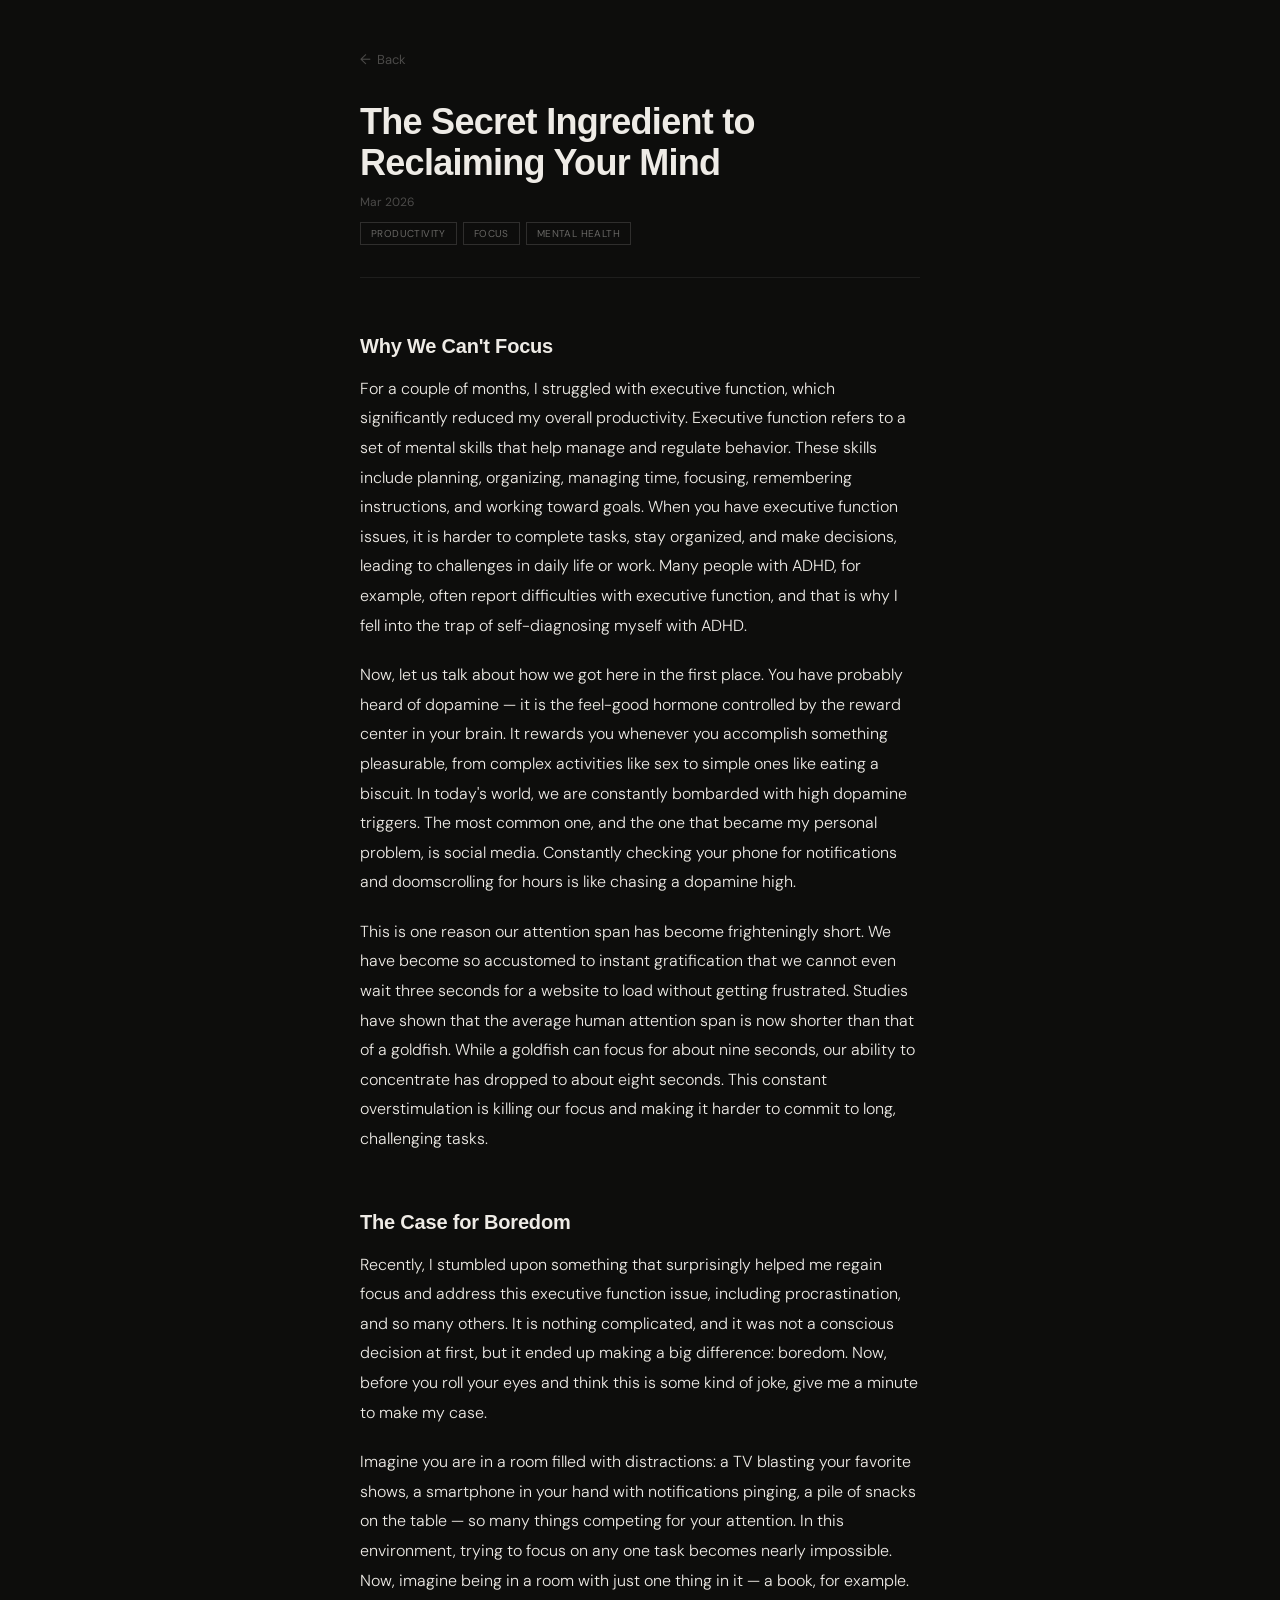
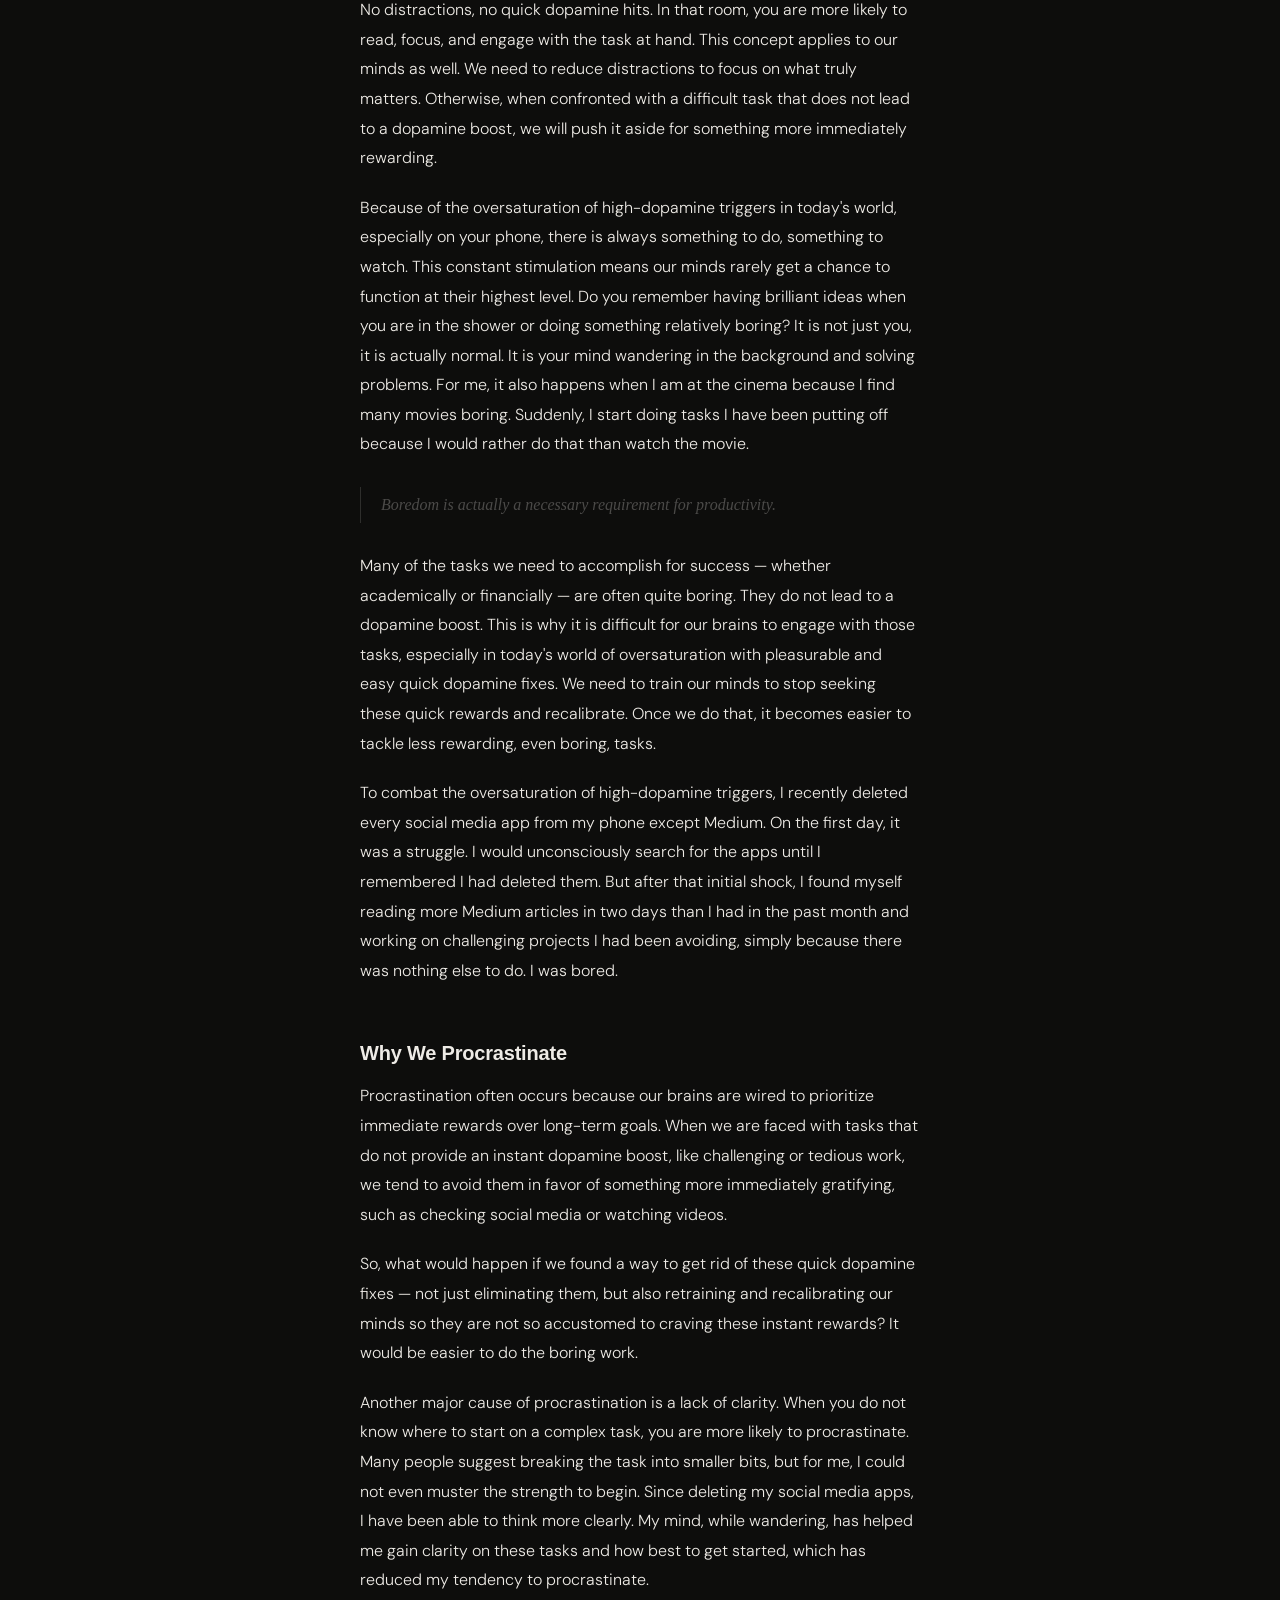
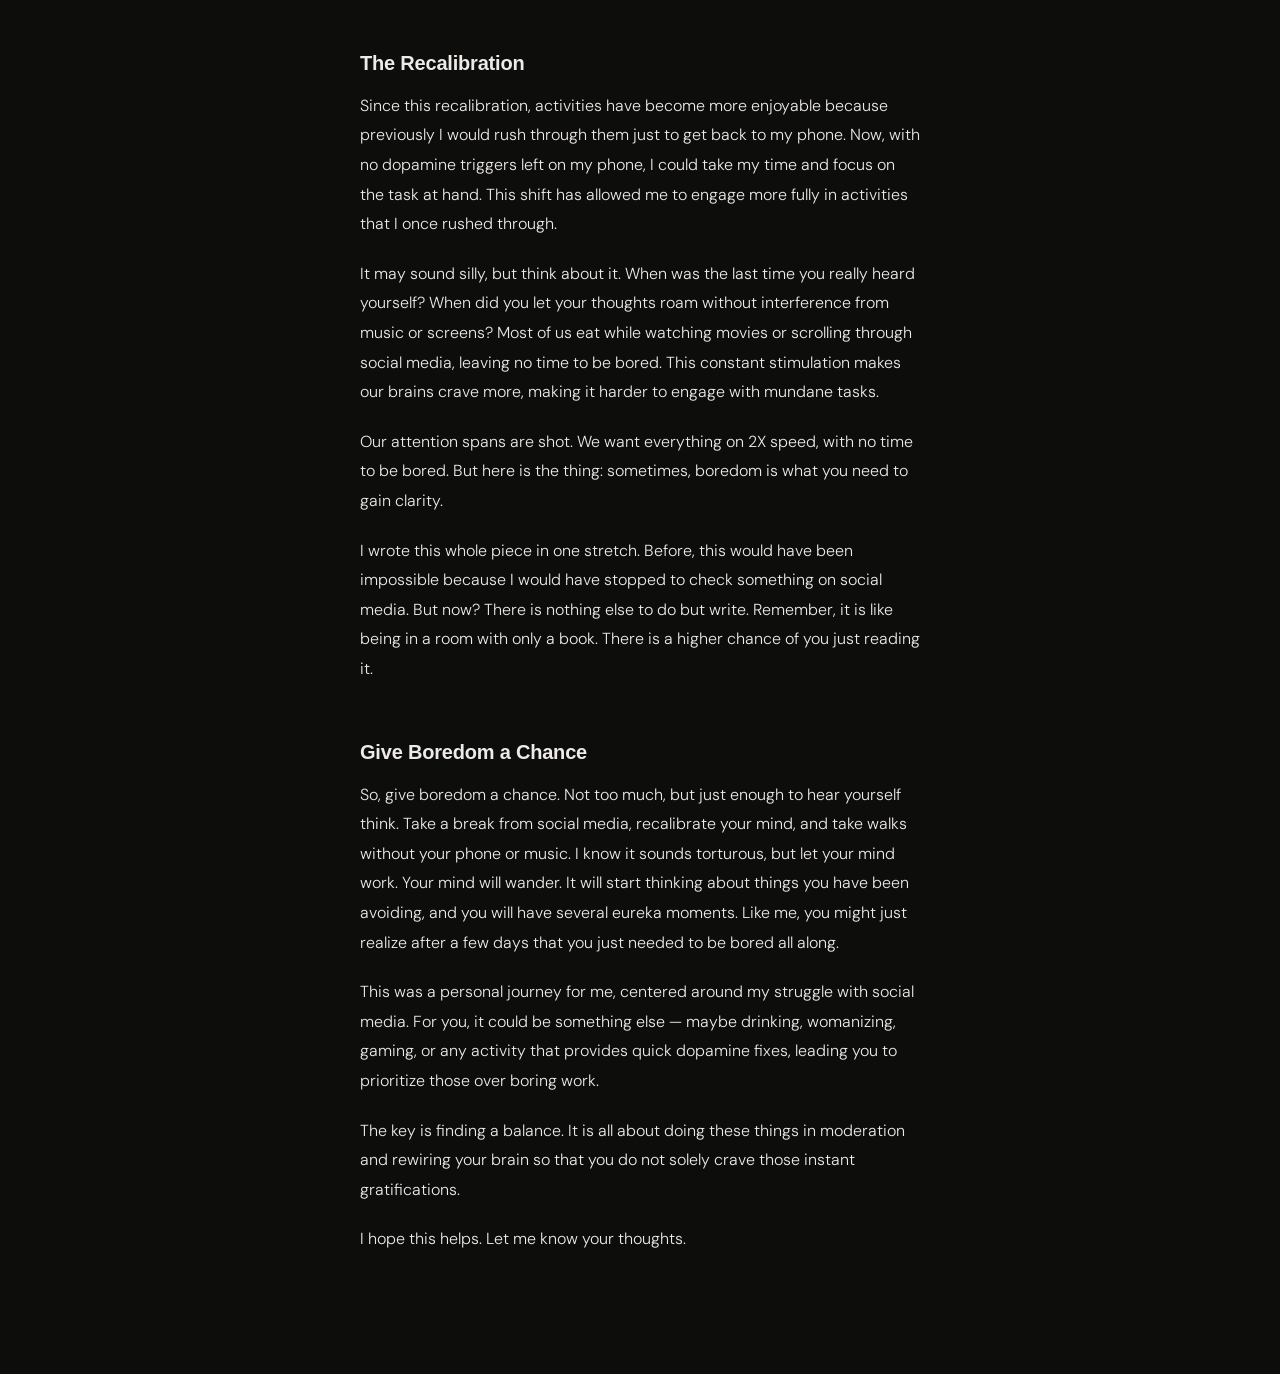
<file: thoughts/boredom.html>
<!DOCTYPE html>
<html lang="en">
<head>
  <meta charset="UTF-8" />
  <meta name="viewport" content="width=device-width, initial-scale=1.0" />
  <title>The Secret Ingredient to Reclaiming Your Mind · Agunwa</title>

  <!-- Fonts -->
  <link rel="preconnect" href="https://fonts.googleapis.com" />
  <link rel="preconnect" href="https://fonts.gstatic.com" crossorigin />
  <link href="https://fonts.googleapis.com/css2?family=DM+Sans:ital,opsz,wght@0,9..40,300;0,9..40,400;0,9..40,500;1,9..40,300&display=swap" rel="stylesheet" />
  <link href="https://api.fontshare.com/v2/css?f[]=cabinet-grotesk@700,800&display=swap" rel="stylesheet" />

  <style>
    /* ── Reset ─────────────────────────────────────── */
    *, *::before, *::after { box-sizing: border-box; margin: 0; padding: 0; }

    html {
      font-size: 16px;
      -webkit-text-size-adjust: 100%;
      scroll-behavior: smooth;
      overflow-x: hidden;
    }

    body {
      background: #0D0D0C;
      color: #eeebe6;
      font-family: 'DM Sans', sans-serif;
      overflow-x: hidden;
      opacity: 0;
      animation: fadeIn 400ms ease 50ms forwards;
    }

    @keyframes fadeIn {
      to { opacity: 1; }
    }

    a { color: inherit; text-decoration: none; }

    /* ── Mobile sticky header ───────────────────────── */
    .mobile-header {
      display: none;
      position: fixed;
      top: 0; left: 0; right: 0;
      z-index: 100;
      background: #0D0D0C;
      border-bottom: 1px solid rgba(238,235,230,0.06);
      padding: 10px 24px 0;
    }

    .mobile-header-section {
      font-size: 11px;
      color: #eeebe6;
      font-family: 'DM Sans', sans-serif;
      font-weight: 500;
      letter-spacing: 0.02em;
      padding-bottom: 10px;
    }

    .mobile-progress-track {
      position: absolute;
      bottom: 0; left: 0; right: 0;
      height: 2px;
      background: rgba(238,235,230,0.06);
    }

    .mobile-progress-fill {
      height: 100%;
      width: 0%;
      background: #eeebe6;
      transition: width 80ms linear;
    }

    /* ── Page shell ─────────────────────────────────── */
    .page-wrap {
      overflow-x: hidden;
      width: 100%;
    }

    .article-shell {
      max-width: 640px;
      margin: 0 auto;
      padding: 48px 40px 120px;
    }

    /* ── Article column ──────────────────────────────── */
    .article-col {
      width: 100%;
      max-width: 640px;
      min-width: 0;
    }

    /* Back link */
    .back-link {
      display: inline-flex;
      align-items: center;
      gap: 6px;
      font-size: 13px;
      color: rgba(238,235,230,0.28);
      text-decoration: none;
      transition: color 150ms ease;
    }
    .back-link:hover { color: #eeebe6; }
    .back-link span { font-size: 14px; }

    /* Title */
    .article-title {
      font-family: 'Cabinet Grotesk', sans-serif;
      font-weight: 800;
      font-size: 36px;
      color: #eeebe6;
      line-height: 1.15;
      margin-top: 32px;
      letter-spacing: -0.02em;
    }

    /* Date */
    .article-date {
      font-size: 12px;
      color: rgba(238,235,230,0.28);
      margin-top: 10px;
      font-weight: 400;
    }

    /* Tags */
    .article-tags {
      display: flex;
      flex-wrap: wrap;
      gap: 6px;
      margin-top: 12px;
    }

    .tag-pill {
      font-size: 10px;
      color: rgba(238,235,230,0.4);
      border: 0.5px solid rgba(238,235,230,0.15);
      padding: 4px 10px;
      border-radius: 0;
      font-weight: 400;
      letter-spacing: 0.04em;
      text-transform: uppercase;
    }

    /* Divider after meta */
    .article-divider {
      width: 100%;
      height: 1px;
      background: rgba(238,235,230,0.08);
      margin-top: 32px;
    }

    /* ── Body prose ──────────────────────────────────── */
    .article-body {
      margin-top: 40px;
    }

    .article-body p {
      font-size: 16px;
      line-height: 1.85;
      color: #eeebe6;
      font-weight: 300;
    }

    .article-body p + p {
      margin-top: 20px;
    }

    .article-body h2 {
      font-family: 'Cabinet Grotesk', sans-serif;
      font-weight: 700;
      font-size: 20px;
      color: #eeebe6;
      margin-top: 56px;
      margin-bottom: 16px;
      letter-spacing: -0.01em;
      line-height: 1.2;
    }

    .article-body blockquote {
      border-left: 1.5px solid rgba(238,235,230,0.15);
      padding: 4px 0 4px 20px;
      margin: 28px 0;
    }

    .article-body blockquote p {
      font-family: 'Times New Roman', Times, serif;
      font-style: italic;
      color: rgba(238,235,230,0.28);
      font-size: 16px;
      line-height: 1.75;
    }

    .article-body a {
      color: #eeebe6;
      text-decoration: none;
      border-bottom: 1px solid transparent;
      transition: border-color 150ms ease;
    }

    .article-body a:hover {
      border-bottom-color: rgba(238,235,230,0.4);
    }

    /* ── Responsive — mobile ─────────────────────────── */
    @media (max-width: 720px) {
      .mobile-header { display: block; }

      .article-shell {
        padding: 72px 24px 80px;
        display: block;
      }

      .article-col {
        padding-left: 0;
        max-width: 100%;
      }

      .article-title {
        font-size: 28px;
      }
    }

    @media (max-width: 480px) {
      .article-title { font-size: 24px; }
    }
  </style>
</head>
<body>

  <!-- Mobile sticky header -->
  <div class="mobile-header" id="mobileHeader">
    <div class="mobile-header-section" id="mobileSection">Why We Can't Focus</div>
    <div class="mobile-progress-track">
      <div class="mobile-progress-fill" id="progressFill"></div>
    </div>
  </div>

  <div class="page-wrap">
    <div class="article-shell">

      <main class="article-col">

        <a href="/index.html" class="back-link">
          <span>&#8592;</span> Back
        </a>

        <h1 class="article-title">The Secret Ingredient to Reclaiming Your Mind</h1>
        <p class="article-date">Mar 2026</p>

        <div class="article-tags">
          <span class="tag-pill">Productivity</span>
          <span class="tag-pill">Focus</span>
          <span class="tag-pill">Mental Health</span>
        </div>

        <div class="article-divider"></div>

        <div class="article-body">

          <!-- Section 1 -->
          <h2 id="focus">Why We Can't Focus</h2>

          <p>For a couple of months, I struggled with executive function, which significantly reduced my overall productivity. Executive function refers to a set of mental skills that help manage and regulate behavior. These skills include planning, organizing, managing time, focusing, remembering instructions, and working toward goals. When you have executive function issues, it is harder to complete tasks, stay organized, and make decisions, leading to challenges in daily life or work. Many people with ADHD, for example, often report difficulties with executive function, and that is why I fell into the trap of self-diagnosing myself with ADHD.</p>

          <p>Now, let us talk about how we got here in the first place. You have probably heard of dopamine — it is the feel-good hormone controlled by the reward center in your brain. It rewards you whenever you accomplish something pleasurable, from complex activities like sex to simple ones like eating a biscuit. In today's world, we are constantly bombarded with high dopamine triggers. The most common one, and the one that became my personal problem, is social media. Constantly checking your phone for notifications and doomscrolling for hours is like chasing a dopamine high.</p>

          <p>This is one reason our attention span has become frighteningly short. We have become so accustomed to instant gratification that we cannot even wait three seconds for a website to load without getting frustrated. Studies have shown that the average human attention span is now shorter than that of a goldfish. While a goldfish can focus for about nine seconds, our ability to concentrate has dropped to about eight seconds. This constant overstimulation is killing our focus and making it harder to commit to long, challenging tasks.</p>

          <!-- Section 2 -->
          <h2 id="boredom">The Case for Boredom</h2>

          <p>Recently, I stumbled upon something that surprisingly helped me regain focus and address this executive function issue, including procrastination, and so many others. It is nothing complicated, and it was not a conscious decision at first, but it ended up making a big difference: boredom. Now, before you roll your eyes and think this is some kind of joke, give me a minute to make my case.</p>

          <p>Imagine you are in a room filled with distractions: a TV blasting your favorite shows, a smartphone in your hand with notifications pinging, a pile of snacks on the table — so many things competing for your attention. In this environment, trying to focus on any one task becomes nearly impossible. Now, imagine being in a room with just one thing in it — a book, for example. No distractions, no quick dopamine hits. In that room, you are more likely to read, focus, and engage with the task at hand. This concept applies to our minds as well. We need to reduce distractions to focus on what truly matters. Otherwise, when confronted with a difficult task that does not lead to a dopamine boost, we will push it aside for something more immediately rewarding.</p>

          <p>Because of the oversaturation of high-dopamine triggers in today's world, especially on your phone, there is always something to do, something to watch. This constant stimulation means our minds rarely get a chance to function at their highest level. Do you remember having brilliant ideas when you are in the shower or doing something relatively boring? It is not just you, it is actually normal. It is your mind wandering in the background and solving problems. For me, it also happens when I am at the cinema because I find many movies boring. Suddenly, I start doing tasks I have been putting off because I would rather do that than watch the movie.</p>

          <blockquote>
            <p>Boredom is actually a necessary requirement for productivity.</p>
          </blockquote>

          <p>Many of the tasks we need to accomplish for success — whether academically or financially — are often quite boring. They do not lead to a dopamine boost. This is why it is difficult for our brains to engage with those tasks, especially in today's world of oversaturation with pleasurable and easy quick dopamine fixes. We need to train our minds to stop seeking these quick rewards and recalibrate. Once we do that, it becomes easier to tackle less rewarding, even boring, tasks.</p>

          <p>To combat the oversaturation of high-dopamine triggers, I recently deleted every social media app from my phone except Medium. On the first day, it was a struggle. I would unconsciously search for the apps until I remembered I had deleted them. But after that initial shock, I found myself reading more Medium articles in two days than I had in the past month and working on challenging projects I had been avoiding, simply because there was nothing else to do. I was bored.</p>

          <!-- Section 3 -->
          <h2 id="procrastinate">Why We Procrastinate</h2>

          <p>Procrastination often occurs because our brains are wired to prioritize immediate rewards over long-term goals. When we are faced with tasks that do not provide an instant dopamine boost, like challenging or tedious work, we tend to avoid them in favor of something more immediately gratifying, such as checking social media or watching videos.</p>

          <p>So, what would happen if we found a way to get rid of these quick dopamine fixes — not just eliminating them, but also retraining and recalibrating our minds so they are not so accustomed to craving these instant rewards? It would be easier to do the boring work.</p>

          <p>Another major cause of procrastination is a lack of clarity. When you do not know where to start on a complex task, you are more likely to procrastinate. Many people suggest breaking the task into smaller bits, but for me, I could not even muster the strength to begin. Since deleting my social media apps, I have been able to think more clearly. My mind, while wandering, has helped me gain clarity on these tasks and how best to get started, which has reduced my tendency to procrastinate.</p>

          <!-- Section 4 -->
          <h2 id="recalibration">The Recalibration</h2>

          <p>Since this recalibration, activities have become more enjoyable because previously I would rush through them just to get back to my phone. Now, with no dopamine triggers left on my phone, I could take my time and focus on the task at hand. This shift has allowed me to engage more fully in activities that I once rushed through.</p>

          <p>It may sound silly, but think about it. When was the last time you really heard yourself? When did you let your thoughts roam without interference from music or screens? Most of us eat while watching movies or scrolling through social media, leaving no time to be bored. This constant stimulation makes our brains crave more, making it harder to engage with mundane tasks.</p>

          <p>Our attention spans are shot. We want everything on 2X speed, with no time to be bored. But here is the thing: sometimes, boredom is what you need to gain clarity.</p>

          <p>I wrote this whole piece in one stretch. Before, this would have been impossible because I would have stopped to check something on social media. But now? There is nothing else to do but write. Remember, it is like being in a room with only a book. There is a higher chance of you just reading it.</p>

          <!-- Section 5 -->
          <h2 id="chance">Give Boredom a Chance</h2>

          <p>So, give boredom a chance. Not too much, but just enough to hear yourself think. Take a break from social media, recalibrate your mind, and take walks without your phone or music. I know it sounds torturous, but let your mind work. Your mind will wander. It will start thinking about things you have been avoiding, and you will have several eureka moments. Like me, you might just realize after a few days that you just needed to be bored all along.</p>

          <p>This was a personal journey for me, centered around my struggle with social media. For you, it could be something else — maybe drinking, womanizing, gaming, or any activity that provides quick dopamine fixes, leading you to prioritize those over boring work.</p>

          <p>The key is finding a balance. It is all about doing these things in moderation and rewiring your brain so that you do not solely crave those instant gratifications.</p>

          <p>I hope this helps. Let me know your thoughts.</p>

        </div>
      </main>

    </div>
  </div>

  <script>
    // ── Section tracking ───────────────────────────────
    const sections = document.querySelectorAll('.article-body h2[id]');

    const sectionNames = {
      'focus':         "Why We Can't Focus",
      'boredom':       'The Case for Boredom',
      'procrastinate': 'Why We Procrastinate',
      'recalibration': 'The Recalibration',
      'chance':        'Give Boredom a Chance'
    };

    const mobileSection = document.getElementById('mobileSection');
    const progressFill  = document.getElementById('progressFill');

    function updateMobileSection(id) {
      if (sectionNames[id]) {
        mobileSection.textContent = sectionNames[id];
      }
    }

    const observer = new IntersectionObserver((entries) => {
      entries.forEach(entry => {
        if (entry.isIntersecting) {
          updateMobileSection(entry.target.id);
        }
      });
    }, {
      rootMargin: '-10% 0px -70% 0px',
      threshold: 0
    });

    sections.forEach(section => observer.observe(section));

    // ── Progress bar ───────────────────────────────────
    function updateProgress() {
      const scrollable = document.body.scrollHeight - window.innerHeight;
      if (scrollable <= 0) return;
      const pct = Math.min(100, (window.scrollY / scrollable) * 100);
      progressFill.style.width = pct + '%';
    }

    window.addEventListener('scroll', updateProgress, { passive: true });
    updateProgress();
  </script>

</body>
</html>
</file>
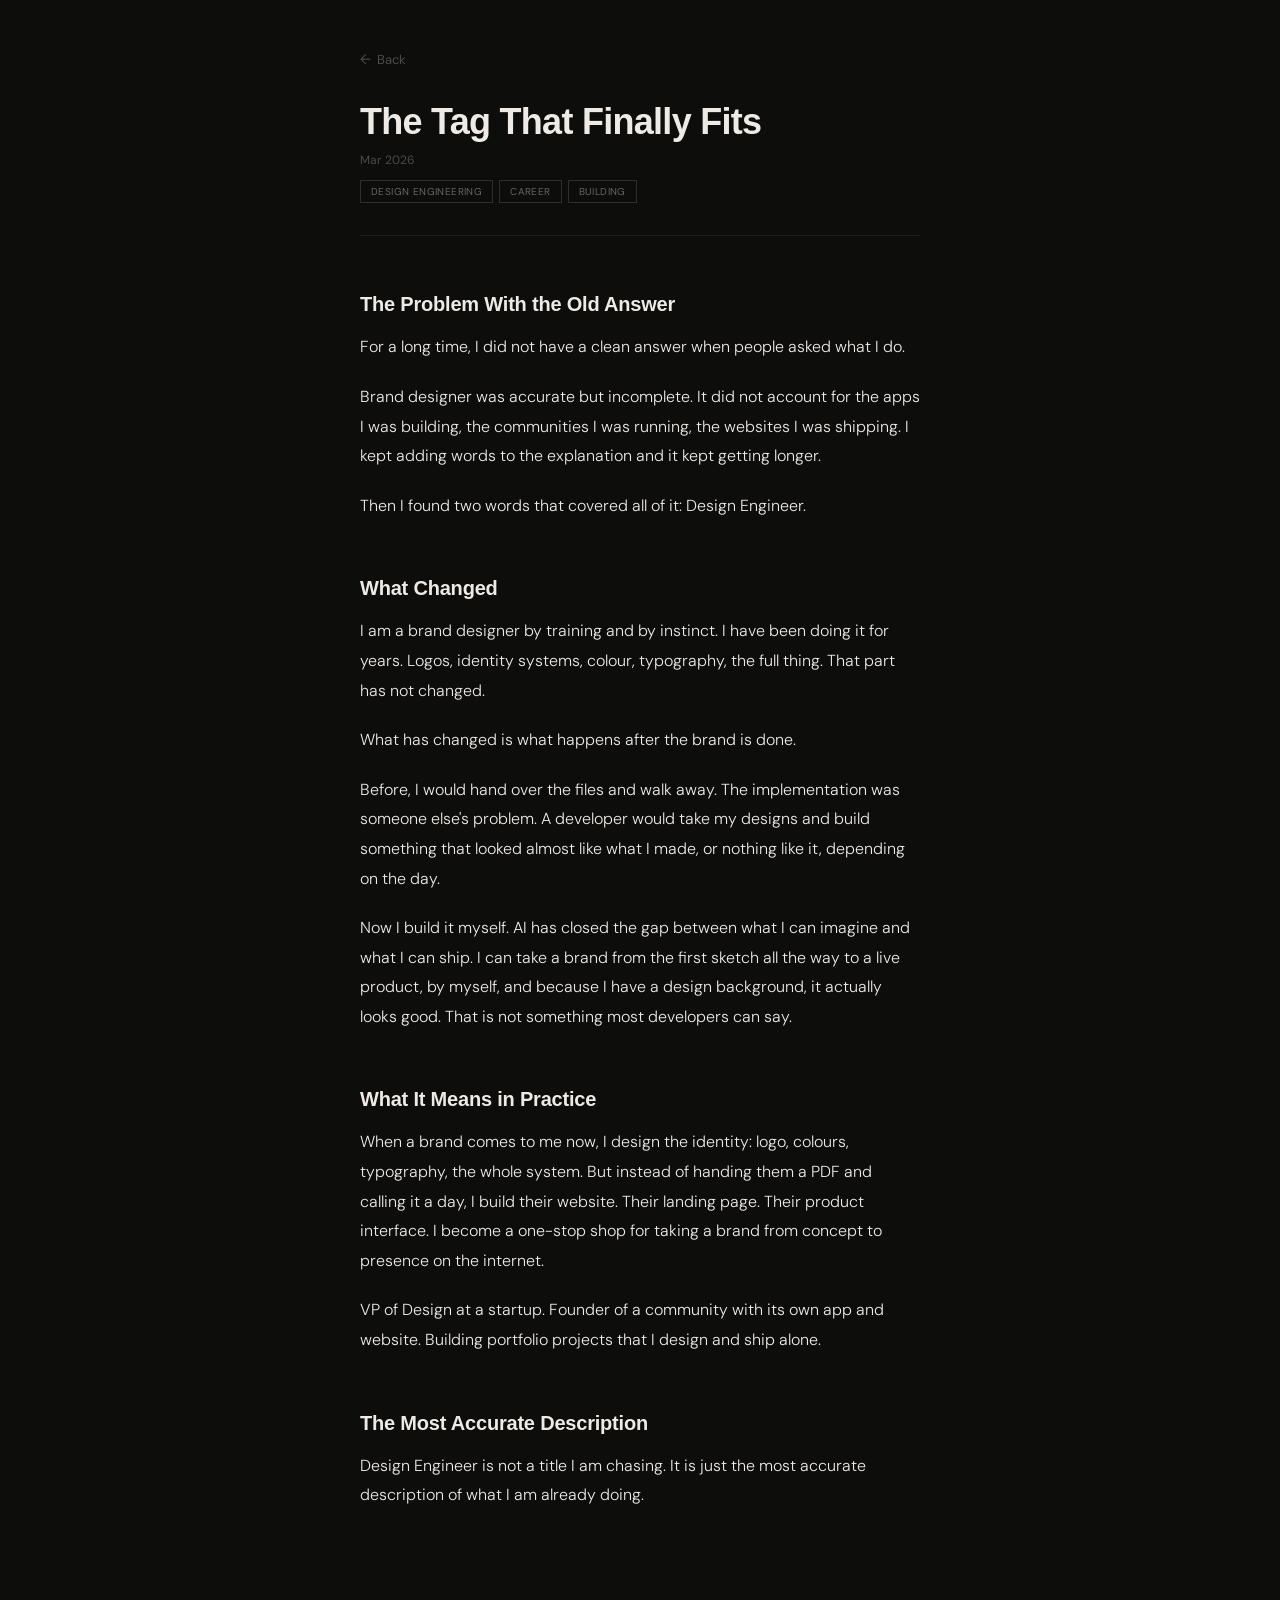
<file: thoughts/design-engineer.html>
<!DOCTYPE html>
<html lang="en">
<head>
  <meta charset="UTF-8" />
  <meta name="viewport" content="width=device-width, initial-scale=1.0" />
  <title>The Tag That Finally Fits · Agunwa</title>

  <!-- Fonts -->
  <link rel="preconnect" href="https://fonts.googleapis.com" />
  <link rel="preconnect" href="https://fonts.gstatic.com" crossorigin />
  <link href="https://fonts.googleapis.com/css2?family=DM+Sans:ital,opsz,wght@0,9..40,300;0,9..40,400;0,9..40,500;1,9..40,300&display=swap" rel="stylesheet" />
  <link href="https://api.fontshare.com/v2/css?f[]=cabinet-grotesk@700,800&display=swap" rel="stylesheet" />

  <style>
    /* ── Reset ─────────────────────────────────────── */
    *, *::before, *::after { box-sizing: border-box; margin: 0; padding: 0; }

    html {
      font-size: 16px;
      -webkit-text-size-adjust: 100%;
      scroll-behavior: smooth;
      overflow-x: hidden;
    }

    body {
      background: #0D0D0C;
      color: #eeebe6;
      font-family: 'DM Sans', sans-serif;
      overflow-x: hidden;
      opacity: 0;
      animation: fadeIn 400ms ease 50ms forwards;
    }

    @keyframes fadeIn {
      to { opacity: 1; }
    }

    a { color: inherit; text-decoration: none; }

    /* ── Mobile sticky header ───────────────────────── */
    .mobile-header {
      display: none;
      position: fixed;
      top: 0; left: 0; right: 0;
      z-index: 100;
      background: #0D0D0C;
      border-bottom: 1px solid rgba(238,235,230,0.06);
      padding: 10px 24px 0;
    }

    .mobile-header-section {
      font-size: 11px;
      color: #eeebe6;
      font-family: 'DM Sans', sans-serif;
      font-weight: 500;
      letter-spacing: 0.02em;
      padding-bottom: 10px;
    }

    .mobile-progress-track {
      position: absolute;
      bottom: 0; left: 0; right: 0;
      height: 2px;
      background: rgba(238,235,230,0.06);
    }

    .mobile-progress-fill {
      height: 100%;
      width: 0%;
      background: #eeebe6;
      transition: width 80ms linear;
    }

    /* ── Page shell ─────────────────────────────────── */
    .page-wrap {
      overflow-x: hidden;
      width: 100%;
    }

    .article-shell {
      max-width: 640px;
      margin: 0 auto;
      padding: 48px 40px 120px;
    }

    /* ── Article column ──────────────────────────────── */
    .article-col {
      width: 100%;
      max-width: 640px;
      min-width: 0;
    }

    /* Back link */
    .back-link {
      display: inline-flex;
      align-items: center;
      gap: 6px;
      font-size: 13px;
      color: rgba(238,235,230,0.28);
      text-decoration: none;
      transition: color 150ms ease;
    }
    .back-link:hover { color: #eeebe6; }
    .back-link span { font-size: 14px; }

    /* Title */
    .article-title {
      font-family: 'Cabinet Grotesk', sans-serif;
      font-weight: 800;
      font-size: 36px;
      color: #eeebe6;
      line-height: 1.15;
      margin-top: 32px;
      letter-spacing: -0.02em;
    }

    /* Date */
    .article-date {
      font-size: 12px;
      color: rgba(238,235,230,0.28);
      margin-top: 10px;
      font-weight: 400;
    }

    /* Tags */
    .article-tags {
      display: flex;
      flex-wrap: wrap;
      gap: 6px;
      margin-top: 12px;
    }

    .tag-pill {
      font-size: 10px;
      color: rgba(238,235,230,0.4);
      border: 0.5px solid rgba(238,235,230,0.15);
      padding: 4px 10px;
      border-radius: 0;
      font-weight: 400;
      letter-spacing: 0.04em;
      text-transform: uppercase;
    }

    /* Divider after meta */
    .article-divider {
      width: 100%;
      height: 1px;
      background: rgba(238,235,230,0.08);
      margin-top: 32px;
    }

    /* ── Body prose ──────────────────────────────────── */
    .article-body {
      margin-top: 40px;
    }

    .article-body p {
      font-size: 16px;
      line-height: 1.85;
      color: #eeebe6;
      font-weight: 300;
    }

    .article-body p + p {
      margin-top: 20px;
    }

    .article-body h2 {
      font-family: 'Cabinet Grotesk', sans-serif;
      font-weight: 700;
      font-size: 20px;
      color: #eeebe6;
      margin-top: 56px;
      margin-bottom: 16px;
      letter-spacing: -0.01em;
      line-height: 1.2;
    }

    .article-body blockquote {
      border-left: 1.5px solid rgba(238,235,230,0.15);
      padding: 4px 0 4px 20px;
      margin: 28px 0;
    }

    .article-body blockquote p {
      font-family: 'Times New Roman', Times, serif;
      font-style: italic;
      color: rgba(238,235,230,0.28);
      font-size: 16px;
      line-height: 1.75;
    }

    .article-body a {
      color: #eeebe6;
      text-decoration: none;
      border-bottom: 1px solid transparent;
      transition: border-color 150ms ease;
    }

    .article-body a:hover {
      border-bottom-color: rgba(238,235,230,0.4);
    }

    /* ── Responsive — mobile ─────────────────────────── */
    @media (max-width: 720px) {
      .mobile-header { display: block; }

      .article-shell {
        padding: 72px 24px 80px;
        display: block;
      }

      .article-col {
        padding-left: 0;
        max-width: 100%;
      }

      .article-title {
        font-size: 28px;
      }
    }

    @media (max-width: 480px) {
      .article-title { font-size: 24px; }
    }
  </style>
</head>
<body>

  <!-- Mobile sticky header -->
  <div class="mobile-header" id="mobileHeader">
    <div class="mobile-header-section" id="mobileSection">The Problem With the Old Answer</div>
    <div class="mobile-progress-track">
      <div class="mobile-progress-fill" id="progressFill"></div>
    </div>
  </div>

  <div class="page-wrap">
    <div class="article-shell">

      <main class="article-col">

        <a href="/index.html" class="back-link">
          <span>&#8592;</span> Back
        </a>

        <h1 class="article-title">The Tag That Finally Fits</h1>
        <p class="article-date">Mar 2026</p>

        <div class="article-tags">
          <span class="tag-pill">Design Engineering</span>
          <span class="tag-pill">Career</span>
          <span class="tag-pill">Building</span>
        </div>

        <div class="article-divider"></div>

        <div class="article-body">

          <!-- Section 1 -->
          <h2 id="old-answer">The Problem With the Old Answer</h2>

          <p>For a long time, I did not have a clean answer when people asked what I do.</p>

          <p>Brand designer was accurate but incomplete. It did not account for the apps I was building, the communities I was running, the websites I was shipping. I kept adding words to the explanation and it kept getting longer.</p>

          <p>Then I found two words that covered all of it: Design Engineer.</p>

          <!-- Section 2 -->
          <h2 id="what-changed">What Changed</h2>

          <p>I am a brand designer by training and by instinct. I have been doing it for years. Logos, identity systems, colour, typography, the full thing. That part has not changed.</p>

          <p>What has changed is what happens after the brand is done.</p>

          <p>Before, I would hand over the files and walk away. The implementation was someone else's problem. A developer would take my designs and build something that looked almost like what I made, or nothing like it, depending on the day.</p>

          <p>Now I build it myself. AI has closed the gap between what I can imagine and what I can ship. I can take a brand from the first sketch all the way to a live product, by myself, and because I have a design background, it actually looks good. That is not something most developers can say.</p>

          <!-- Section 3 -->
          <h2 id="in-practice">What It Means in Practice</h2>

          <p>When a brand comes to me now, I design the identity: logo, colours, typography, the whole system. But instead of handing them a PDF and calling it a day, I build their website. Their landing page. Their product interface. I become a one-stop shop for taking a brand from concept to presence on the internet.</p>

          <p>VP of Design at a startup. Founder of a community with its own app and website. Building portfolio projects that I design and ship alone.</p>

          <!-- Section 4 -->
          <h2 id="most-accurate">The Most Accurate Description</h2>

          <p>Design Engineer is not a title I am chasing. It is just the most accurate description of what I am already doing.</p>

        </div>
      </main>

    </div>
  </div>

  <script>
    // ── Section tracking ───────────────────────────────
    const sections = document.querySelectorAll('.article-body h2[id]');

    const sectionNames = {
      'old-answer':   'The Problem With the Old Answer',
      'what-changed': 'What Changed',
      'in-practice':  'What It Means in Practice',
      'most-accurate':'The Most Accurate Description'
    };

    const mobileSection = document.getElementById('mobileSection');
    const progressFill  = document.getElementById('progressFill');

    function updateMobileSection(id) {
      if (sectionNames[id]) {
        mobileSection.textContent = sectionNames[id];
      }
    }

    const observer = new IntersectionObserver((entries) => {
      entries.forEach(entry => {
        if (entry.isIntersecting) {
          updateMobileSection(entry.target.id);
        }
      });
    }, {
      rootMargin: '-10% 0px -70% 0px',
      threshold: 0
    });

    sections.forEach(section => observer.observe(section));

    // ── Progress bar ───────────────────────────────────
    function updateProgress() {
      const scrollable = document.body.scrollHeight - window.innerHeight;
      if (scrollable <= 0) return;
      const pct = Math.min(100, (window.scrollY / scrollable) * 100);
      progressFill.style.width = pct + '%';
    }

    window.addEventListener('scroll', updateProgress, { passive: true });
    updateProgress();
  </script>

</body>
</html>
</file>
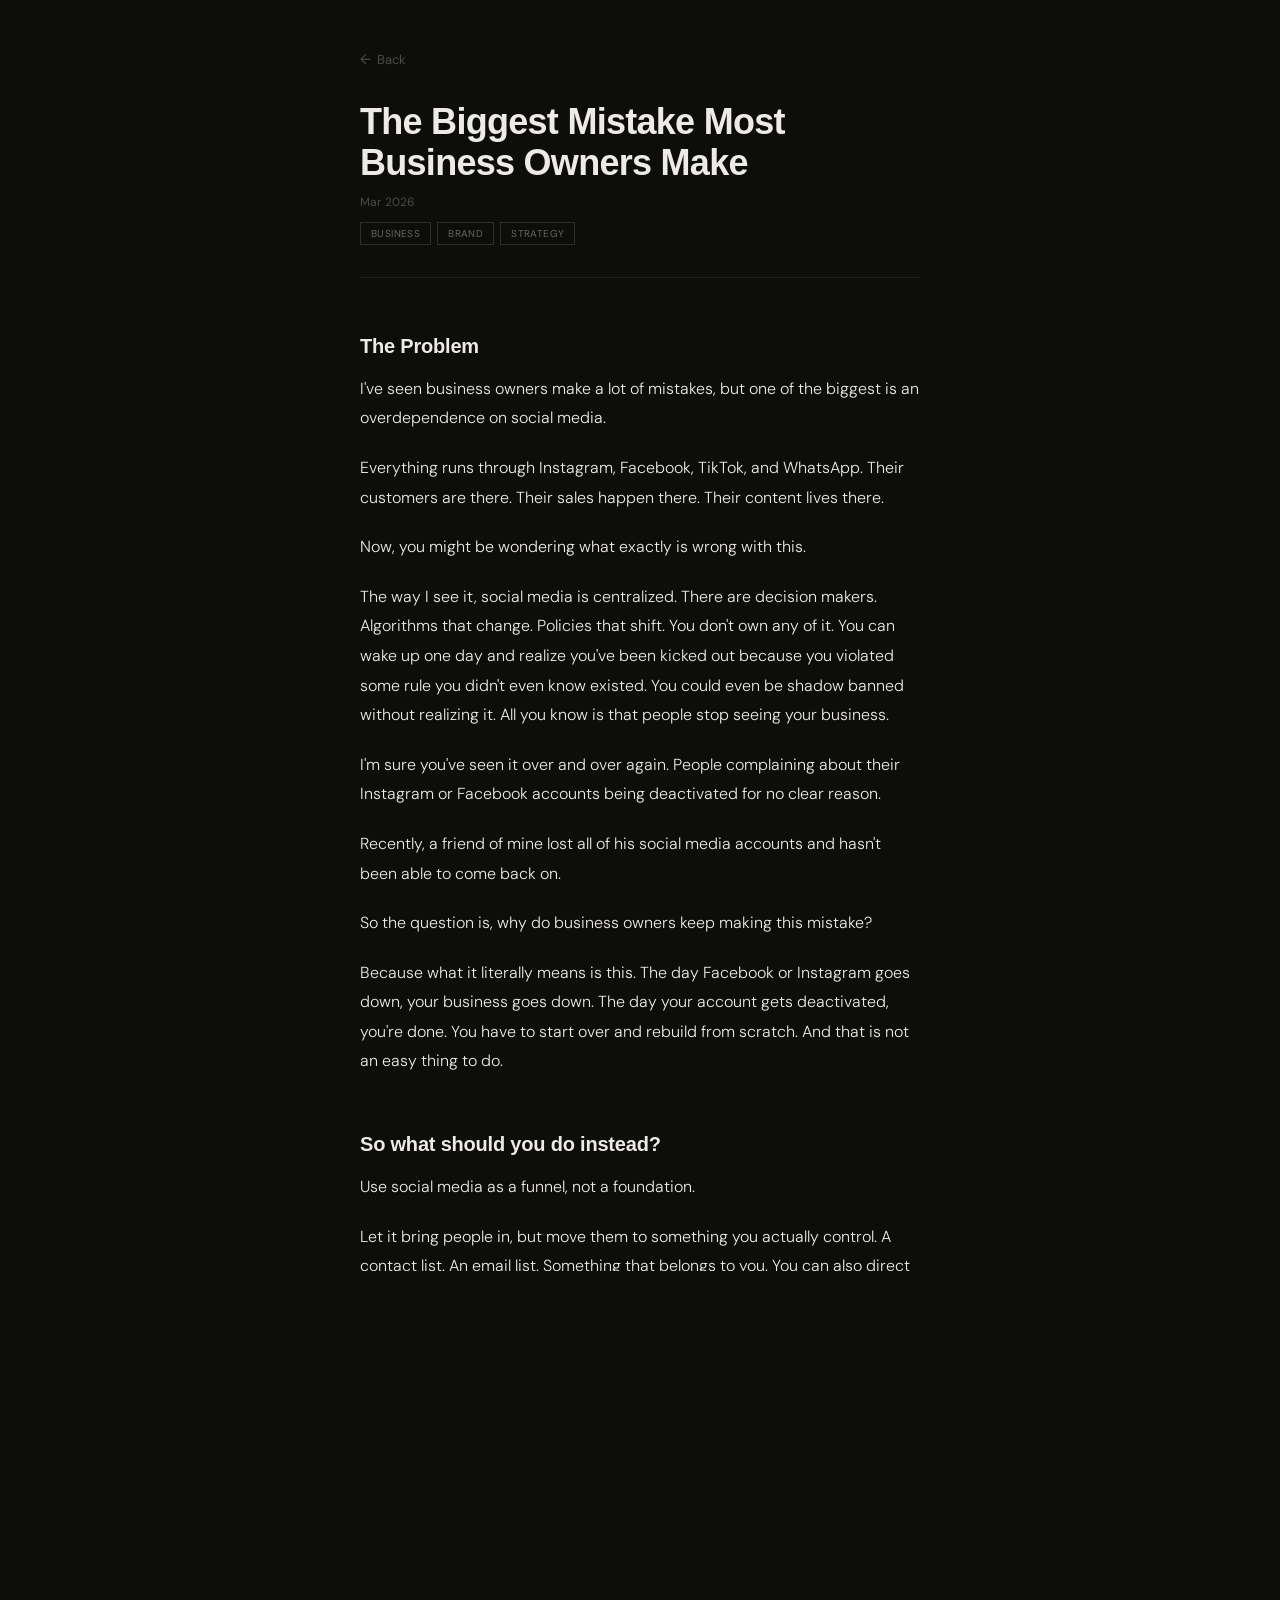
<file: thoughts/social-media-mistake.html>
<!DOCTYPE html>
<html lang="en">
<head>
  <meta charset="UTF-8" />
  <meta name="viewport" content="width=device-width, initial-scale=1.0" />
  <title>The Biggest Mistake Most Business Owners Make · Agunwa</title>

  <!-- Fonts -->
  <link rel="preconnect" href="https://fonts.googleapis.com" />
  <link rel="preconnect" href="https://fonts.gstatic.com" crossorigin />
  <link href="https://fonts.googleapis.com/css2?family=DM+Sans:ital,opsz,wght@0,9..40,300;0,9..40,400;0,9..40,500;1,9..40,300&display=swap" rel="stylesheet" />
  <link href="https://api.fontshare.com/v2/css?f[]=cabinet-grotesk@700,800&display=swap" rel="stylesheet" />

  <style>
    /* ── Reset ─────────────────────────────────────── */
    *, *::before, *::after { box-sizing: border-box; margin: 0; padding: 0; }

    html {
      font-size: 16px;
      -webkit-text-size-adjust: 100%;
      scroll-behavior: smooth;
      overflow-x: hidden;
    }

    body {
      background: #0D0D0C;
      color: #eeebe6;
      font-family: 'DM Sans', sans-serif;
      overflow-x: hidden;
      opacity: 0;
      animation: fadeIn 400ms ease 50ms forwards;
    }

    @keyframes fadeIn {
      to { opacity: 1; }
    }

    a { color: inherit; text-decoration: none; }

    /* ── Mobile sticky header ───────────────────────── */
    .mobile-header {
      display: none;
      position: fixed;
      top: 0; left: 0; right: 0;
      z-index: 100;
      background: #0D0D0C;
      border-bottom: 1px solid rgba(238,235,230,0.06);
      padding: 10px 24px 0;
    }

    .mobile-header-section {
      font-size: 11px;
      color: #eeebe6;
      font-family: 'DM Sans', sans-serif;
      font-weight: 500;
      letter-spacing: 0.02em;
      padding-bottom: 10px;
    }

    .mobile-progress-track {
      position: absolute;
      bottom: 0; left: 0; right: 0;
      height: 2px;
      background: rgba(238,235,230,0.06);
    }

    .mobile-progress-fill {
      height: 100%;
      width: 0%;
      background: #eeebe6;
      transition: width 80ms linear;
    }

    /* ── Page shell ─────────────────────────────────── */
    .page-wrap {
      overflow-x: hidden;
      width: 100%;
    }

    .article-shell {
      max-width: 640px;
      margin: 0 auto;
      padding: 48px 40px 120px;
    }

    /* ── Article column ──────────────────────────────── */
    .article-col {
      width: 100%;
      max-width: 640px;
      min-width: 0;
    }

    /* Back link */
    .back-link {
      display: inline-flex;
      align-items: center;
      gap: 6px;
      font-size: 13px;
      color: rgba(238,235,230,0.28);
      text-decoration: none;
      transition: color 150ms ease;
    }
    .back-link:hover { color: #eeebe6; }
    .back-link span { font-size: 14px; }

    /* Title */
    .article-title {
      font-family: 'Cabinet Grotesk', sans-serif;
      font-weight: 800;
      font-size: 36px;
      color: #eeebe6;
      line-height: 1.15;
      margin-top: 32px;
      letter-spacing: -0.02em;
    }

    /* Date */
    .article-date {
      font-size: 12px;
      color: rgba(238,235,230,0.28);
      margin-top: 10px;
      font-weight: 400;
    }

    /* Tags */
    .article-tags {
      display: flex;
      flex-wrap: wrap;
      gap: 6px;
      margin-top: 12px;
    }

    .tag-pill {
      font-size: 10px;
      color: rgba(238,235,230,0.4);
      border: 0.5px solid rgba(238,235,230,0.15);
      padding: 4px 10px;
      border-radius: 0;
      font-weight: 400;
      letter-spacing: 0.04em;
      text-transform: uppercase;
    }

    /* Divider after meta */
    .article-divider {
      width: 100%;
      height: 1px;
      background: rgba(238,235,230,0.08);
      margin-top: 32px;
    }

    /* ── Body prose ──────────────────────────────────── */
    .article-body {
      margin-top: 40px;
    }

    .article-body p {
      font-size: 16px;
      line-height: 1.85;
      color: #eeebe6;
      font-weight: 300;
    }

    .article-body p + p {
      margin-top: 20px;
    }

    .article-body h2 {
      font-family: 'Cabinet Grotesk', sans-serif;
      font-weight: 700;
      font-size: 20px;
      color: #eeebe6;
      margin-top: 56px;
      margin-bottom: 16px;
      letter-spacing: -0.01em;
      line-height: 1.2;
    }

    .article-body blockquote {
      border-left: 1.5px solid rgba(238,235,230,0.15);
      padding: 4px 0 4px 20px;
      margin: 28px 0;
    }

    .article-body blockquote p {
      font-family: 'Times New Roman', Times, serif;
      font-style: italic;
      color: rgba(238,235,230,0.28);
      font-size: 16px;
      line-height: 1.75;
    }

    .article-body a {
      color: #eeebe6;
      text-decoration: none;
      border-bottom: 1px solid transparent;
      transition: border-color 150ms ease;
    }

    .article-body a:hover {
      border-bottom-color: rgba(238,235,230,0.4);
    }

    /* Closing italic line */
    .closing-line {
      font-family: 'Times New Roman', Times, serif;
      font-style: italic;
      font-size: 18px;
      line-height: 1.7;
      color: #eeebe6;
      text-align: center;
      margin: 48px 0 0;
    }

    /* ── Responsive — mobile ─────────────────────────── */
    @media (max-width: 720px) {
      .mobile-header { display: block; }

      .article-shell {
        padding: 72px 24px 80px;
        display: block;
      }

      .article-col {
        padding-left: 0;
        max-width: 100%;
      }

      .article-title {
        font-size: 28px;
      }
    }

    @media (max-width: 480px) {
      .article-title { font-size: 24px; }
    }
  </style>
</head>
<body>

  <!-- Mobile sticky header -->
  <div class="mobile-header" id="mobileHeader">
    <div class="mobile-header-section" id="mobileSection">The Problem</div>
    <div class="mobile-progress-track">
      <div class="mobile-progress-fill" id="progressFill"></div>
    </div>
  </div>

  <div class="page-wrap">
    <div class="article-shell">

      <main class="article-col">

        <a href="/index.html" class="back-link">
          <span>&#8592;</span> Back
        </a>

        <h1 class="article-title">The Biggest Mistake Most Business Owners Make</h1>
        <p class="article-date">Mar 2026</p>

        <div class="article-tags">
          <span class="tag-pill">Business</span>
          <span class="tag-pill">Brand</span>
          <span class="tag-pill">Strategy</span>
        </div>

        <div class="article-divider"></div>

        <div class="article-body">

          <!-- Section 1 -->
          <h2 id="problem">The Problem</h2>

          <p>I've seen business owners make a lot of mistakes, but one of the biggest is an overdependence on social media.</p>

          <p>Everything runs through Instagram, Facebook, TikTok, and WhatsApp. Their customers are there. Their sales happen there. Their content lives there.</p>

          <p>Now, you might be wondering what exactly is wrong with this.</p>

          <p>The way I see it, social media is centralized. There are decision makers. Algorithms that change. Policies that shift. You don't own any of it. You can wake up one day and realize you've been kicked out because you violated some rule you didn't even know existed. You could even be shadow banned without realizing it. All you know is that people stop seeing your business.</p>

          <p>I'm sure you've seen it over and over again. People complaining about their Instagram or Facebook accounts being deactivated for no clear reason.</p>

          <p>Recently, a friend of mine lost all of his social media accounts and hasn't been able to come back on.</p>

          <p>So the question is, why do business owners keep making this mistake?</p>

          <p>Because what it literally means is this. The day Facebook or Instagram goes down, your business goes down. The day your account gets deactivated, you're done. You have to start over and rebuild from scratch. And that is not an easy thing to do.</p>

          <!-- Section 2 -->
          <h2 id="solution">So what should you do instead?</h2>

          <p>Use social media as a funnel, not a foundation.</p>

          <p>Let it bring people in, but move them to something you actually control. A contact list. An email list. Something that belongs to you. You can also direct them to a platform you own, maybe your website.</p>

          <p>Anything that allows you to reach people without needing permission from a platform.</p>

          <p>When someone buys from you, save their email. When someone reaches out, get their number. Build a list of people who actually want to hear from you, and make sure you can reach them even if Instagram or Facebook shuts down tomorrow.</p>

          <p>Social media should work for your business. Your business should not depend on it.</p>

          <p>Let's stop here for now and answer this question, If Instagram or Facebook disappeared tomorrow, would your business survive?</p>

        </div>
      </main>

    </div>
  </div>

  <script>
    // ── Section tracking ───────────────────────────────
    const sections = document.querySelectorAll('.article-body h2[id]');

    const sectionNames = {
      'problem':  'The Problem',
      'solution': 'So what should you do instead?'
    };

    const mobileSection = document.getElementById('mobileSection');
    const progressFill  = document.getElementById('progressFill');

    function updateMobileSection(id) {
      if (sectionNames[id]) {
        mobileSection.textContent = sectionNames[id];
      }
    }

    const observer = new IntersectionObserver((entries) => {
      entries.forEach(entry => {
        if (entry.isIntersecting) {
          updateMobileSection(entry.target.id);
        }
      });
    }, {
      rootMargin: '-10% 0px -70% 0px',
      threshold: 0
    });

    sections.forEach(section => observer.observe(section));

    // ── Progress bar ───────────────────────────────────
    function updateProgress() {
      const scrollable = document.body.scrollHeight - window.innerHeight;
      if (scrollable <= 0) return;
      const pct = Math.min(100, (window.scrollY / scrollable) * 100);
      progressFill.style.width = pct + '%';
    }

    window.addEventListener('scroll', updateProgress, { passive: true });
    updateProgress();
  </script>

</body>
</html>
</file>
